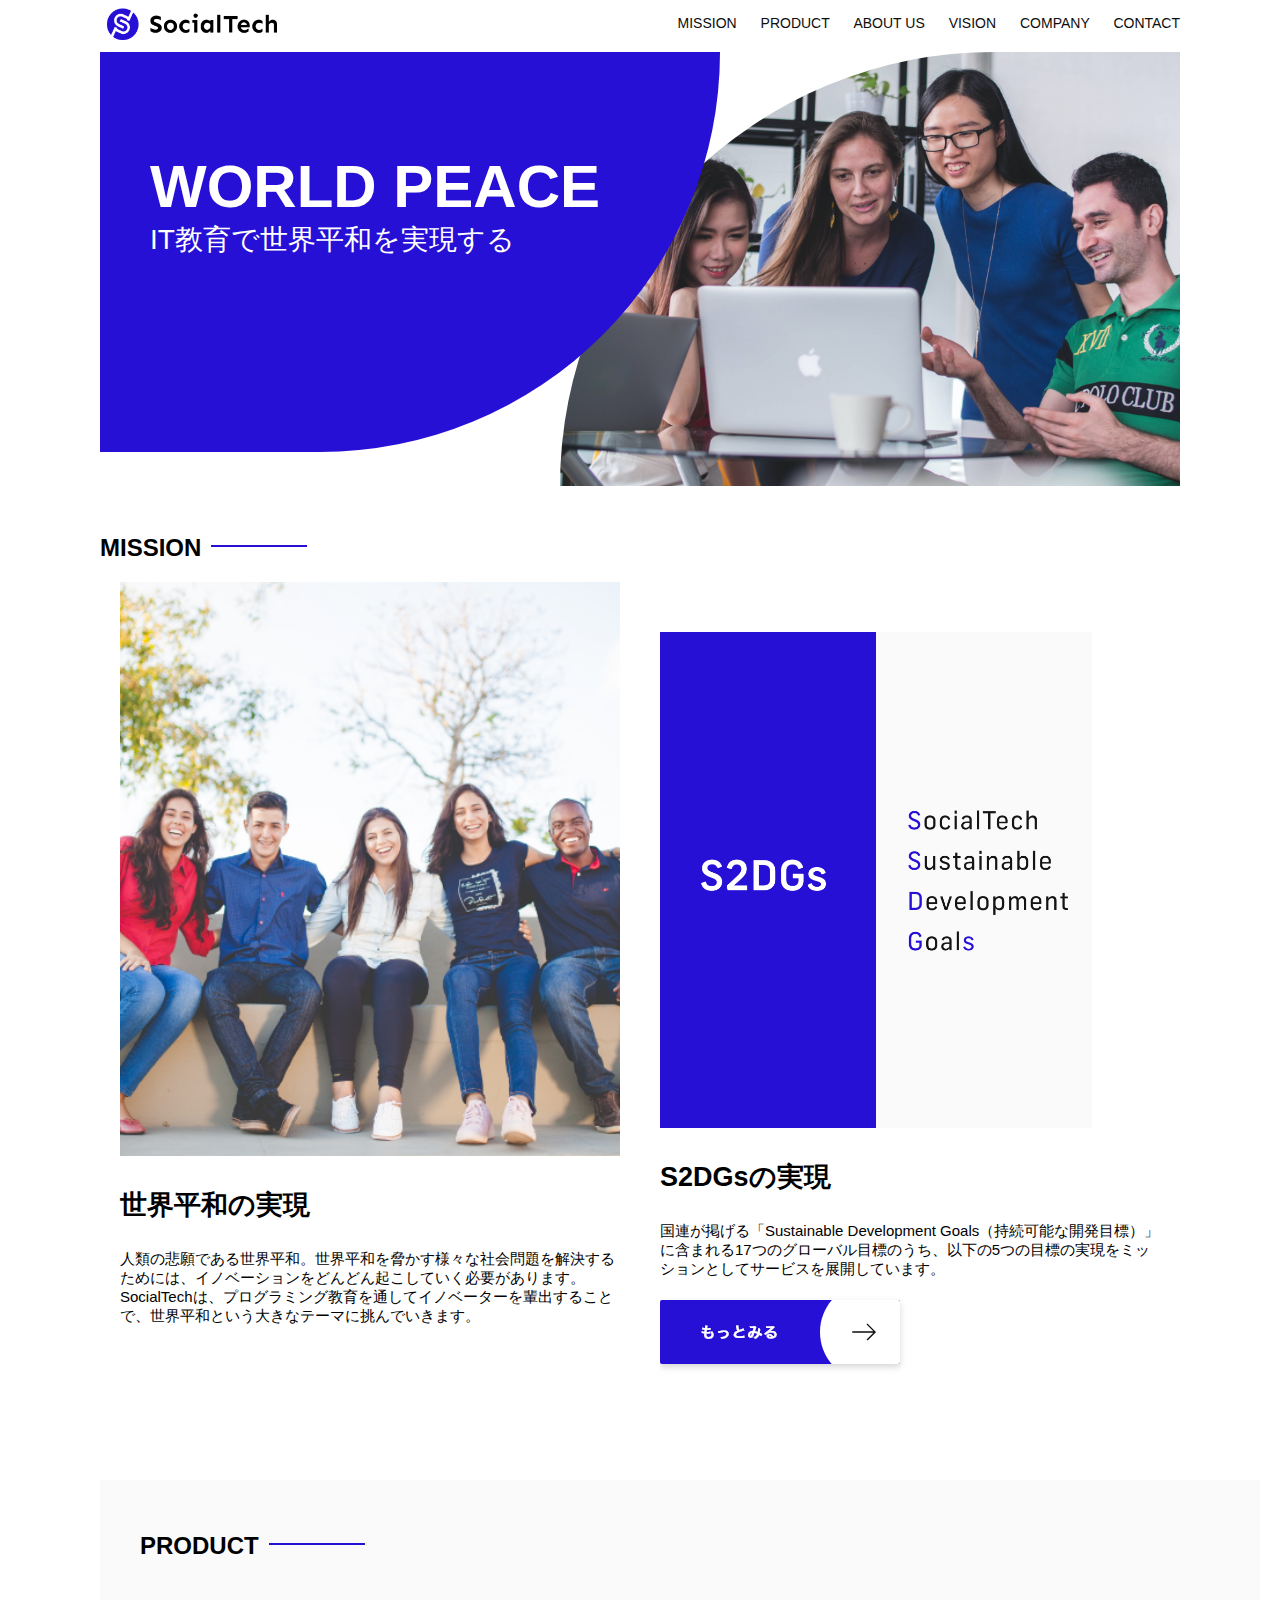
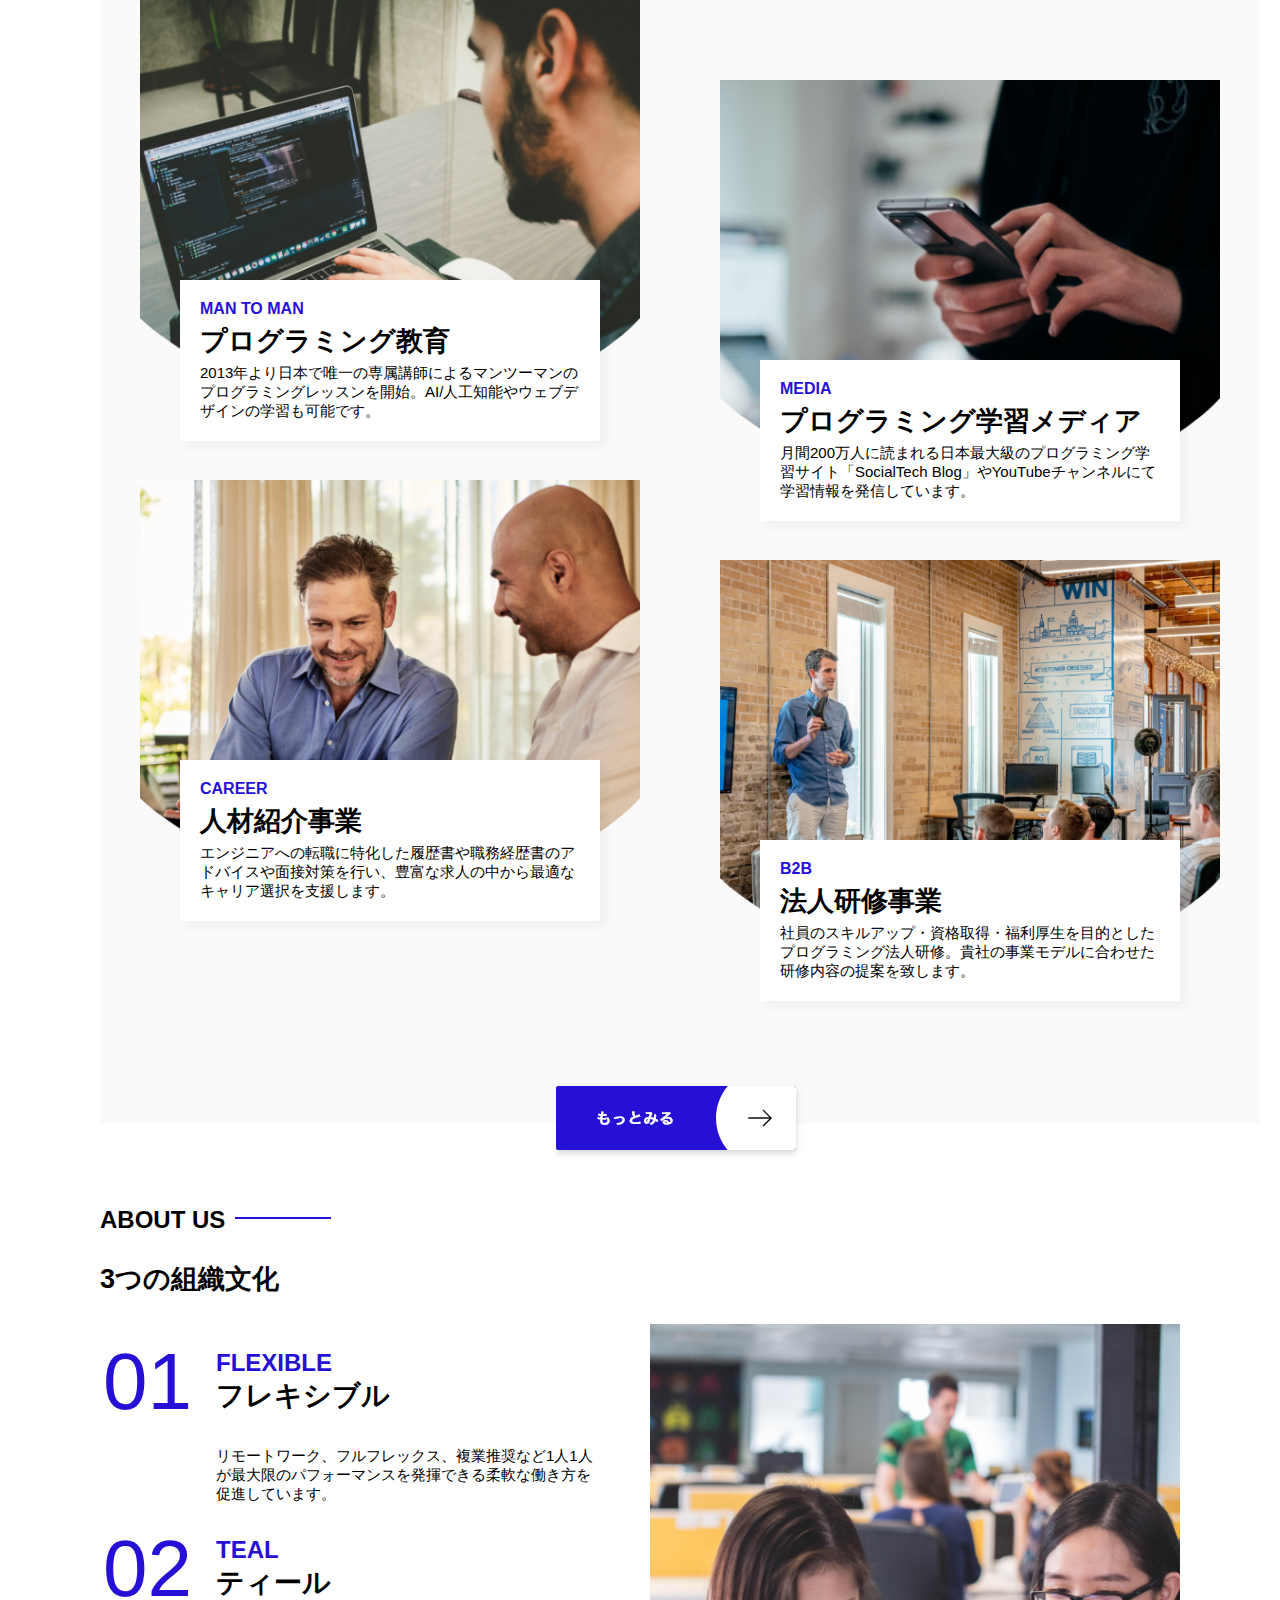
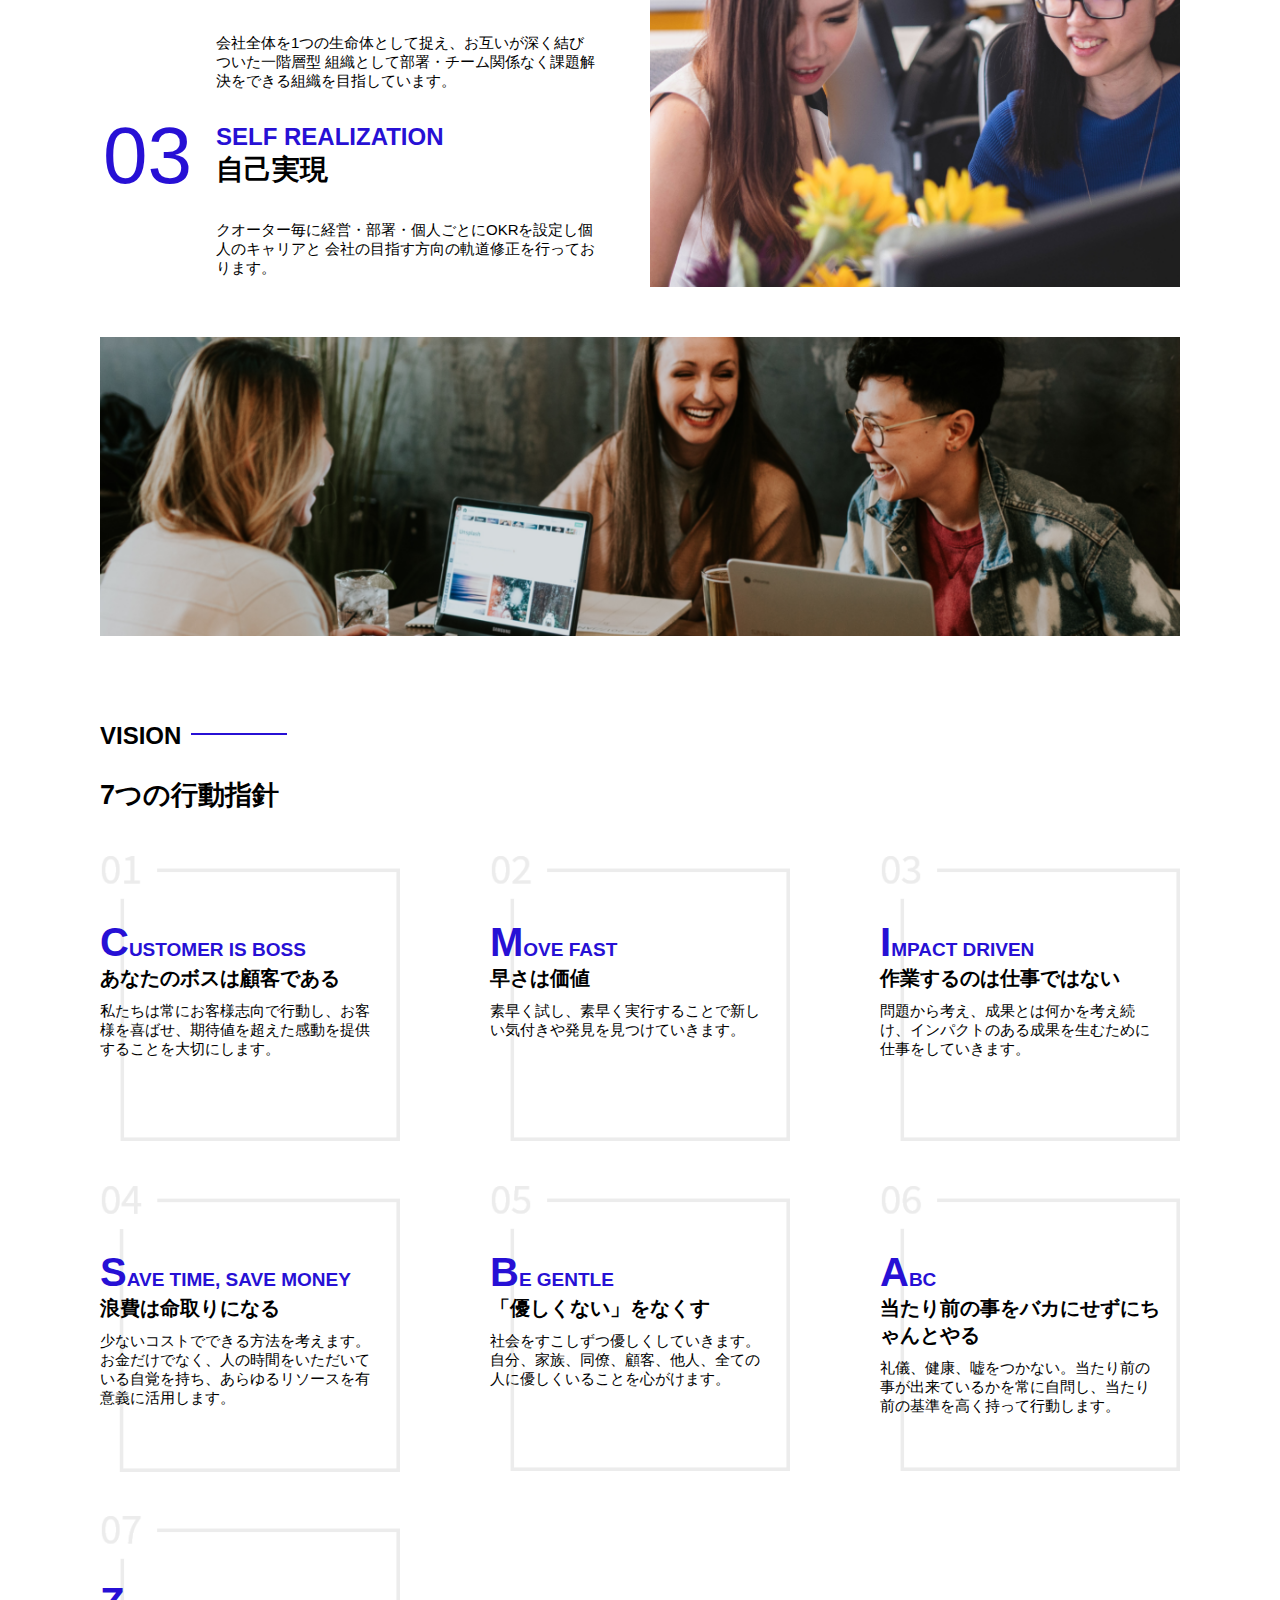
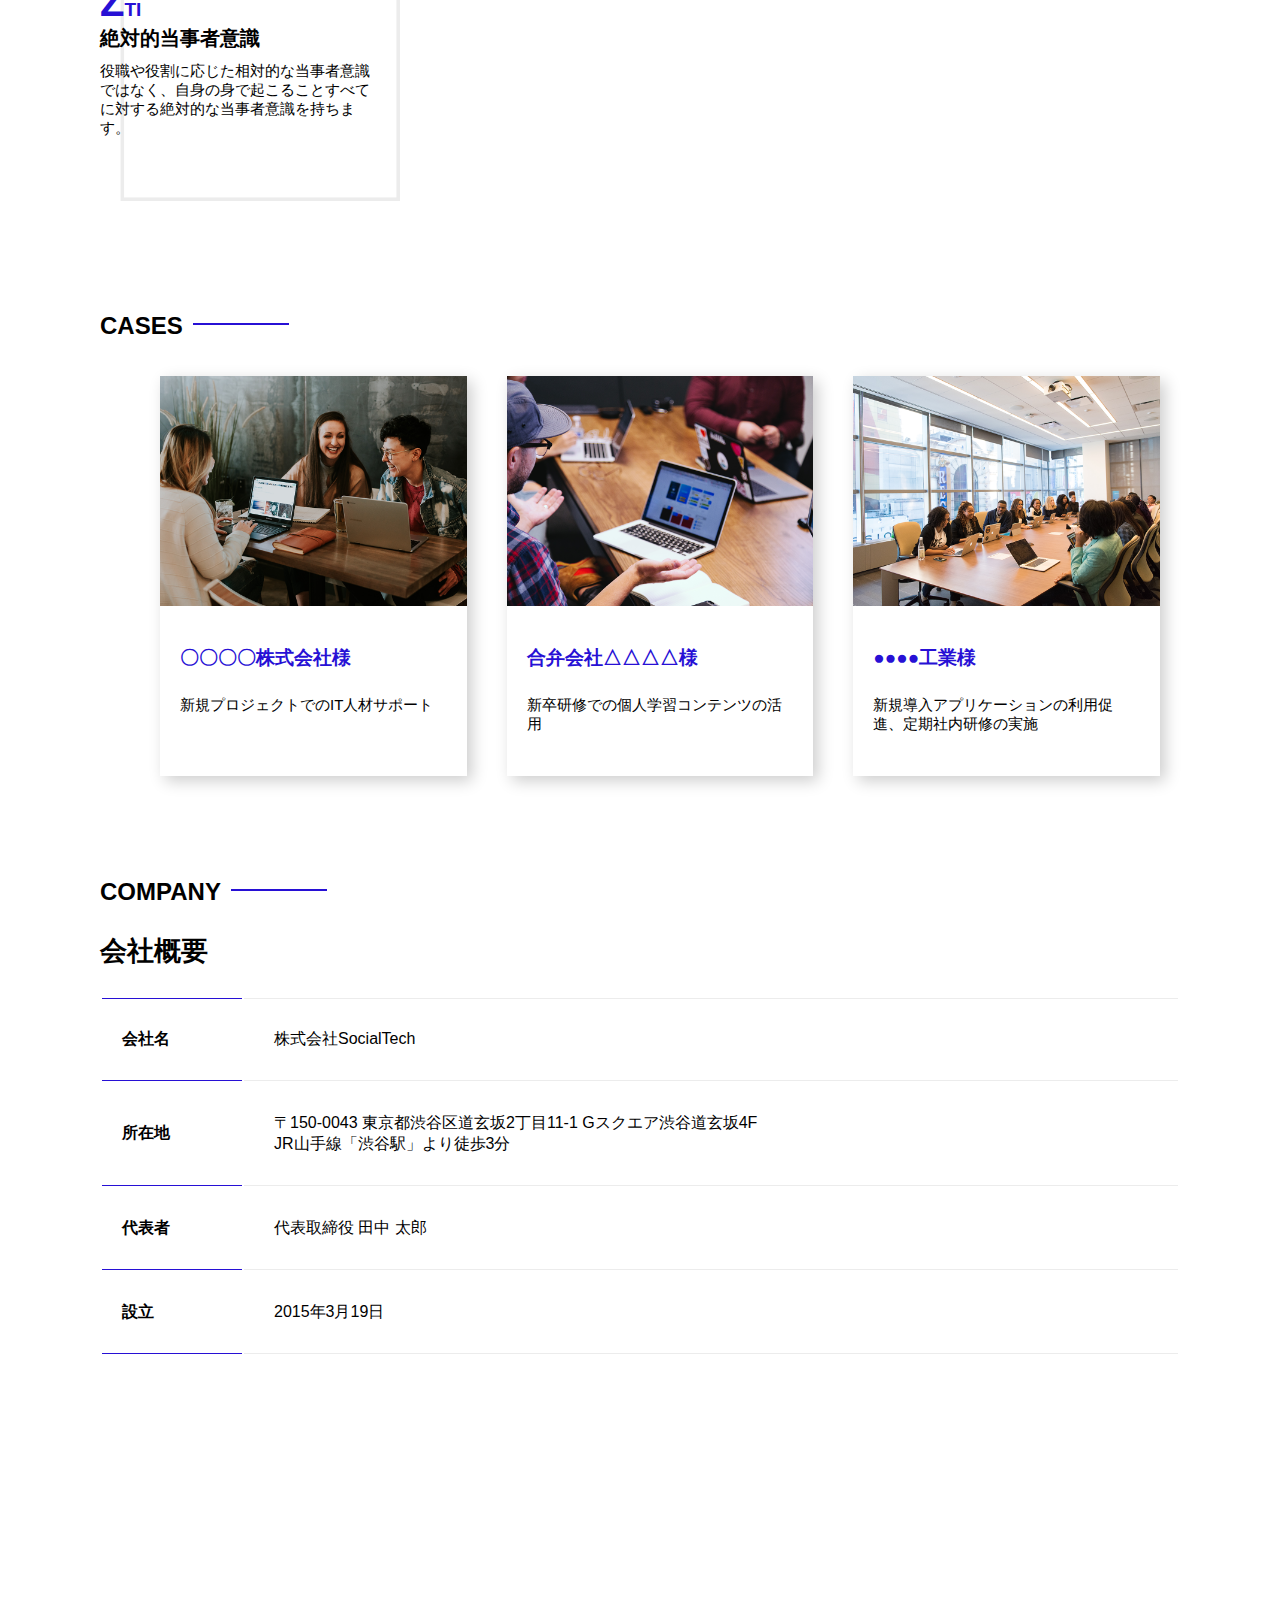
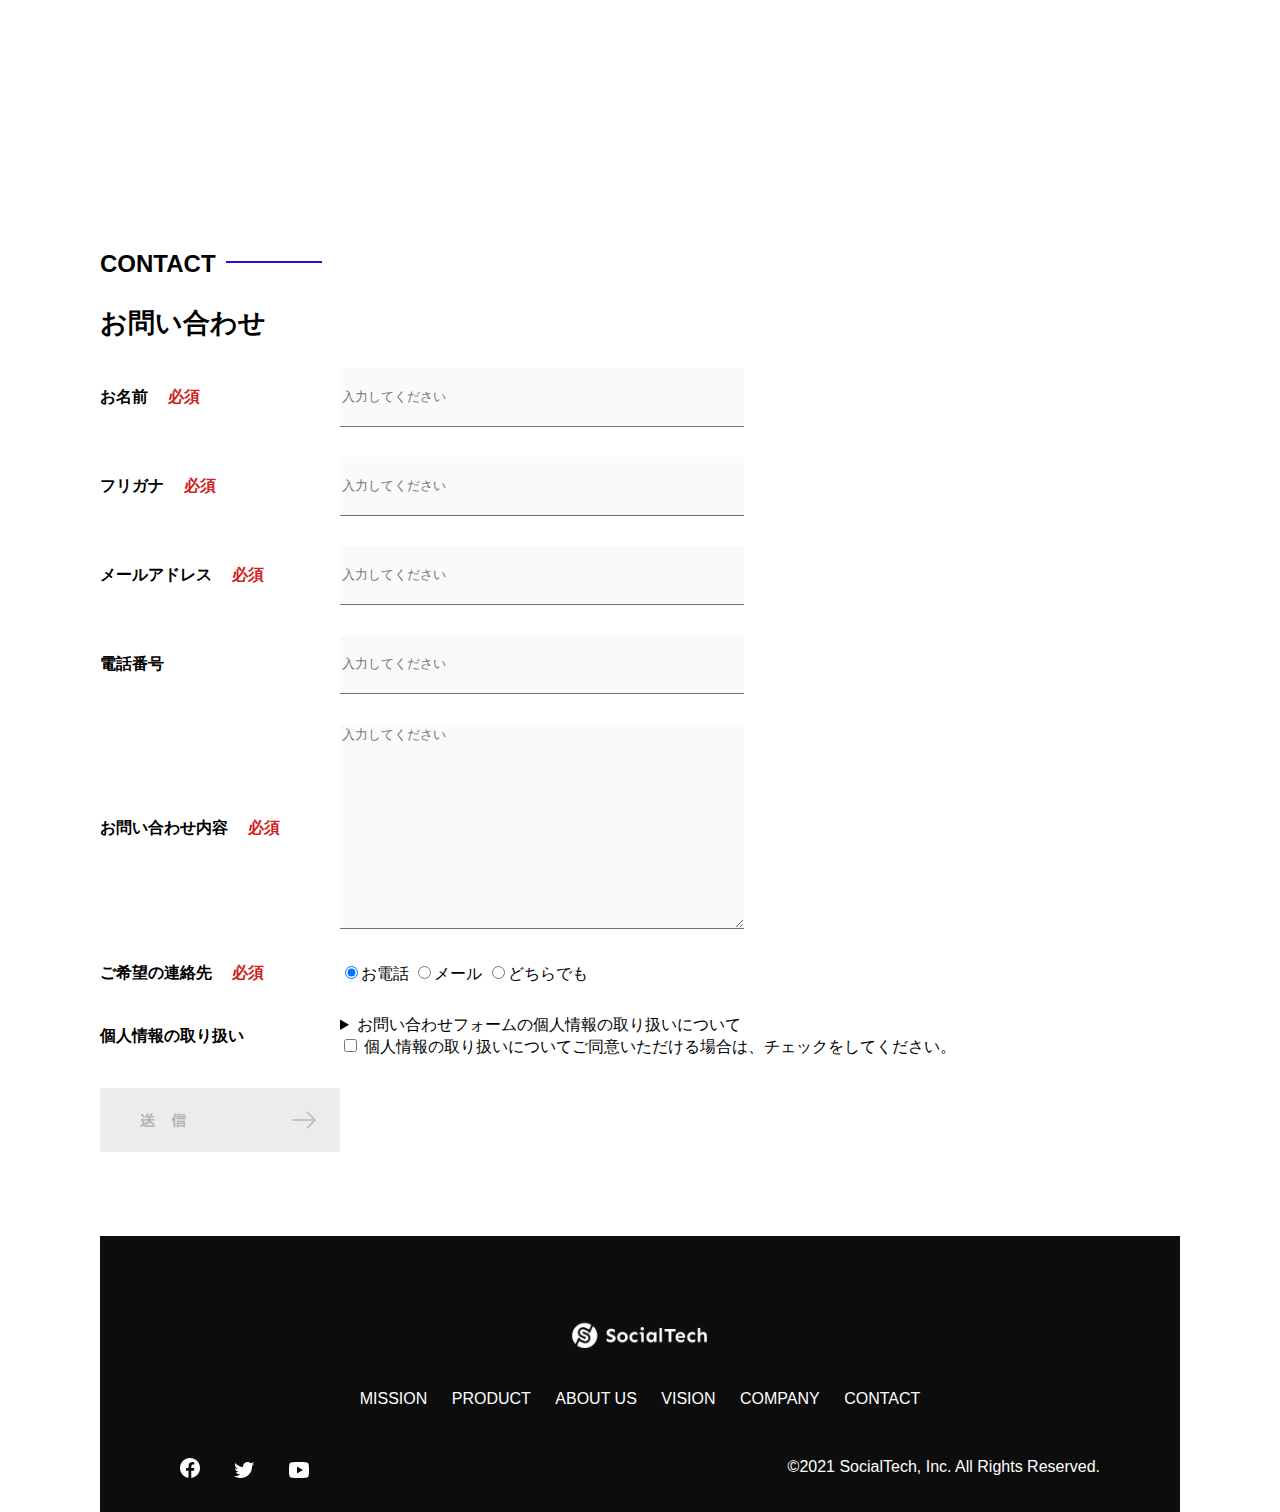
<file: kadai_012/index.html>
<!DOCTYPE html>
<html>
  <head>
    <title>SocialTech</title>
    <meta charset="UTF-8" />
    <meta
      name="description"
      content="SocialTechはEdTech業界のリーディングカンパニーを目指します。"
    />
    <meta name="viewport" content="width=device-width, initial-scale=1.0" />
    <link rel="stylesheet" href="style.css" />
  </head>
  <body>
    <!-- ヘッダー -->
    <header>
      <!-- ロゴ -->
      <a href="index.html" id="logo"
        ><img src="images/logo.png" alt="トップページに戻る"
      /></a>

      <!-- PC用ナビゲーション -->
      <nav id="nav-pc">
        <a href="mission.html">MISSION</a>
        <a href="product.html">PRODUCT</a>
        <a href="index.html#aboutus">ABOUT US</a>
        <a href="index.html#vision">VISION</a>
        <a href="index.html#company">COMPANY</a>
        <a href="index.html#contact">CONTACT</a>
      </nav>
    </header>
    <main>
      <article>
        <!-- メインビジュアル -->
        <section id="main-visual">
          <div id="main-message">
            <h1>WORLD PEACE</h1>
            <p>IT教育で世界平和を実現する</p>
          </div>
          <img
            src="images/index/index-main.png"
            alt="PCの周りに集まる多国籍の仲間たち"
          />
        </section>
        <!--ミッション-->
        <section id="mission">
          <h2 class="index-h2">MISSION</h2>
          <div id="mission-flex">
            <div>
              <img
                id="mission-photo"
                src="images/index/index-mission.png"
                alt="屋外のベンチで写真を撮影する多国籍の仲間たち"
              />
              <h3>世界平和の実現</h3>
              <p>
                人類の悲願である世界平和。世界平和を脅かす様々な社会問題を解決するためには、イノベーションをどんどん起こしていく必要があります。SocialTechは、プログラミング教育を通してイノベーターを輩出することで、世界平和という大きなテーマに挑んでいきます。
              </p>
            </div>
            <div>
              <img id="s2dgs" src="images/index/s2dgs.png" alt="S2DGs" />
              <h3>S2DGsの実現</h3>
              <p>
                国連が掲げる「Sustainable Development
                Goals（持続可能な開発目標）」に含まれる17つのグローバル目標のうち、以下の5つの目標の実現をミッションとしてサービスを展開しています。
              </p>
              <a href="mission.html">
                <img src="images/button-more.png" alt="もっとみる" />
              </a>
            </div>
          </div>
        </section>
        <!-- プロダクト -->
        <section id="product">
          <h2 class="index-h2">PRODUCT</h2>
          <div>
            <div id="product-left">
              <div>
                <img
                  class="product-photo"
                  src="images/index/index-mantoman.png"
                  alt="PCでコードを書く男性"
                />
                <div class="product-explain">
                  <span>MAN TO MAN</span>
                  <h3>プログラミング教育</h3>
                  <p>
                    2013年より日本で唯一の専属講師によるマンツーマンのプログラミングレッスンを開始。AI/人工知能やウェブデザインの学習も可能です。
                  </p>
                </div>
              </div>
              <div>
                <img
                  class="product-photo"
                  src="images/index/index-career.png"
                  alt="笑顔で話し合う2人の男性"
                />
                <div class="product-explain">
                  <span>CAREER</span>
                  <h3>人材紹介事業</h3>
                  <p>
                    エンジニアへの転職に特化した履歴書や職務経歴書のアドバイスや面接対策を行い、豊富な求人の中から最適なキャリア選択を支援します。
                  </p>
                </div>
              </div>
            </div>
            <div id="product-right">
              <div>
                <img
                  class="product-photo"
                  src="images/index/index-media.png"
                  alt="スマートフォンを操作する人"
                />
                <div class="product-explain">
                  <span>MEDIA</span>
                  <h3>プログラミング学習メディア</h3>
                  <p>
                    月間200万人に読まれる日本最大級のプログラミング学習サイト「SocialTech
                    Blog」やYouTubeチャンネルにて学習情報を発信しています。
                  </p>
                </div>
              </div>
              <div>
                <img
                  class="product-photo"
                  src="images/index/index-b2b.png"
                  alt="講演中の男性とそれを聴く人々"
                />
                <div class="product-explain">
                  <span>B2B</span>
                  <h3>法人研修事業</h3>
                  <p>
                    社員のスキルアップ・資格取得・福利厚生を目的としたプログラミング法人研修。貴社の事業モデルに合わせた研修内容の提案を致します。
                  </p>
                </div>
              </div>
            </div>
          </div>
          <div>
            <a id="product-more" href="product.html">
              <img src="images/button-more.png" alt="もっとみる" />
            </a>
          </div>
        </section>
        <!---ABOUT US-->
        <section id="aboutus">
          <h2 class="index-h2">ABOUT US</h2>
          <h3>3つの組織文化</h3>
          <div>
            <table class="culture-table">
              <tr>
                <td>
                  <span class="culture-num">01</span>
                </td>
                <td>
                  <span class="culture-en">FLEXIBLE</span>
                  <span class="culture-jp">フレキシブル</span>
                </td>
              </tr>
              <tr>
                <td>
                  <!--空のセル-->
                </td>
                <td>
                  <p class="culture-description">
                    リモートワーク、フルフレックス、複業推奨など1人1人が最大限のパフォーマンスを発揮できる柔軟な働き方を促進しています。
                  </p>
                </td>
              </tr>
              <tr>
                <td>
                  <span class="culture-num">02</span>
                </td>
                <td>
                  <span class="culture-en">TEAL</span>
                  <span class="culture-jp">ティール</span>
                </td>
              </tr>
              <tr>
                <td>
                  <!--空のセル-->
                </td>
                <td>
                  <p class="culture-description">
                    会社全体を1つの生命体として捉え、お互いが深く結びついた一階層型
                    組織として部署・チーム関係なく課題解決をできる組織を目指しています。
                  </p>
                </td>
              </tr>
              <tr>
                <td>
                  <span class="culture-num">03</span>
                </td>
                <td>
                  <span class="culture-en">SELF REALIZATION</span>
                  <span class="culture-jp">自己実現</span>
                </td>
              </tr>
              <tr>
                <td>
                  <!--空のセル-->
                </td>
                <td>
                  <p class="culture-description">
                    クオーター毎に経営・部署・個人ごとにOKRを設定し個人のキャリアと
                    会社の目指す方向の軌道修正を行っております。
                  </p>
                </td>
              </tr>
            </table>
            <img
              class="culture-img"
              src="images/index/index-aboutus1.png"
              alt="笑顔で話し合う2人の女性"
            />
          </div>
          <img
            class="culture-img2"
            src="images/index/index-aboutus2.png"
            alt="笑顔で話し合う3人の男女"
          />
        </section>
        <!-- VISION -->
        <section id="vision">
          <h2 class="index-h2">VISION</h2>
          <h3>7つの行動指針</h3>
          <div>
            <div class="vision-box">
              <img src="images/index/vision-01.png" alt="01" />
              <span>
                <h4>CUSTOMER IS BOSS</h4>
                <h5>あなたのボスは顧客である</h5>
                <p>
                  私たちは常にお客様志向で行動し、お客様を喜ばせ、期待値を超えた感動を提供することを大切にします。
                </p>
              </span>
            </div>
            <div class="vision-box">
              <img src="images/index/vision-02.png" alt="02" />
              <span>
                <h4>MOVE FAST</h4>
                <h5>早さは価値</h5>
                <p>
                  素早く試し、素早く実行することで新しい気付きや発見を見つけていきます。
                </p>
              </span>
            </div>
            <div class="vision-box">
              <img src="images/index/vision-03.png" alt="03" />
              <span>
                <h4>IMPACT DRIVEN</h4>
                <h5>作業するのは仕事ではない</h5>
                <p>
                  問題から考え、成果とは何かを考え続け、インパクトのある成果を生むために仕事をしていきます。
                </p>
              </span>
            </div>
            <div class="vision-box">
              <img src="images/index/vision-04.png" alt="04" />
              <span>
                <h4>SAVE TIME, SAVE MONEY</h4>
                <h5>浪費は命取りになる</h5>
                <p>
                  少ないコストでできる方法を考えます。お金だけでなく、人の時間をいただいている自覚を持ち、あらゆるリソースを有意義に活用します。
                </p>
              </span>
            </div>
            <div class="vision-box">
              <img src="images/index/vision-05.png" alt="05" />
              <span>
                <h4>BE GENTLE</h4>
                <h5>「優しくない」をなくす</h5>
                <p>
                  社会をすこしずつ優しくしていきます。自分、家族、同僚、顧客、他人、全ての人に優しくいることを心がけます。
                </p>
              </span>
            </div>
            <div class="vision-box">
              <img src="images/index/vision-06.png" alt="06" />
              <span>
                <h4>ABC</h4>
                <h5>当たり前の事をバカにせずにちゃんとやる</h5>
                <p>
                  礼儀、健康、嘘をつかない。当たり前の事が出来ているかを常に自問し、当たり前の基準を高く持って行動します。
                </p>
              </span>
            </div>
            <div class="vision-box">
              <img src="images/index/vision-07.png" alt="07" />
              <span>
                <h4>ZTI</h4>
                <h5>絶対的当事者意識</h5>
                <p>
                  役職や役割に応じた相対的な当事者意識ではなく、自身の身で起こることすべてに対する絶対的な当事者意識を持ちます。
                </p>
              </span>
            </div>
          </div>
        </section>
        <!-- CASES -->
        <section id="class">
          <h2 class="index-h2">CASES</h2>
          <ul>
            <li class="case-card">
              <img class="case-img" src="images/index/case-1.png" alt="仲良く語り合う3人">
              <div class="case-info">
                <h4 class="case-name">〇〇〇〇株式会社様</h4>
                <p>新規プロジェクトでのIT人材サポート</p>
              </div>
            </li>
            <li class="case-card">
              <img class="case-img" src="images/index/case-2.png" alt="PCでコンテンツを見る">
              <div class="case-info">
                <h4 class="case-name">合弁会社△△△△様</h4>
                <p>新卒研修での個人学習コンテンツの活用</p>
              </div>
            </li>
            <li class="case-card">
              <img class="case-img" src="images/index/case-3.png" alt="社内研修中の会議室">
              <div class="case-info">
                <h4 class="case-name">●●●●工業様</h4>
                <p>	新規導入アプリケーションの利用促進、定期社内研修の実施</p>
              </div>
            </li>
          </ul>
        </section>

        <!-- COMPANY -->
        <section id="company">
          <h2 class="index-h2">COMPANY</h2>
          <h3>会社概要</h3>
          <table id="company-table">
            <tr>
              <th class="tableheader-first">会社名</th>
              <td class="cell-first">株式会社SocialTech</td>
            </tr>
            <tr>
              <th class="tableheader">所在地</th>
              <td class="cell">
                〒150-0043 東京都渋谷区道玄坂2丁目11-1 Gスクエア渋谷道玄坂4F<br />JR山手線「渋谷駅」より徒歩3分
              </td>
            </tr>
            <tr>
              <th class="tableheader">代表者</th>
              <td class="cell">代表取締役 田中 太郎</td>
            </tr>
            <tr>
              <th class="tableheader">設立</th>
              <td class="cell">2015年3月19日</td>
            </tr>
          </table>
          <iframe
            src="https://www.google.com/maps/embed?pb=!1m18!1m12!1m3!1d3241.7759544892483!2d139.69399665123464!3d35.65789123876098!2m3!1f0!2f0!3f0!3m2!1i1024!2i768!4f13.1!3m3!1m2!1s0x60188caa0042e8d1%3A0xba130bea826a7aa2!2z44CSMTUwLTAwNDMg5p2x5Lqs6YO95riL6LC35Yy66YGT546E5Z2C77yS5LiB55uu77yR77yR4oiS77yR!5e0!3m2!1sja!2sjp!4v1636872991912!5m2!1sja!2sjp"
            style="border: 0"
            allowfullscreen=""
            loading="lazy"
          >
          </iframe>
        </section>
        <!-- お問い合わせフォーム -->
        <section id="contact">
          <h2 class="index-h2">CONTACT</h2>
          <h3>お問い合わせ</h3>
          <form>
            <div>
              <div class="contact-heading">
                <label class="contact-label"
                  >お名前<span class="contact-span">必須</span></label
                >
              </div>
              <div class="contact-form">
                <input
                  type="text"
                  name="name"
                  placeholder="入力してください"
                  class="contact-textbox"
                />
              </div>
            </div>
            <div>
              <div class="contact-heading">
                <label class="contact-label"
                  >フリガナ<span class="contact-span">必須</span></label
                >
              </div>
              <div>
                <input
                  type="text"
                  name="hurigana"
                  placeholder="入力してください"
                  class="contact-textbox"
                />
              </div>
            </div>
            <div>
              <div class="contact-heading">
                <label class="contact-label"
                  >メールアドレス<span class="contact-span">必須</span></label
                >
              </div>
              <div>
                <input
                  type="text"
                  name="email"
                  placeholder="入力してください"
                  class="contact-textbox"
                />
              </div>
            </div>
            <div>
              <div class="contact-heading">
                <label class="contact-label">電話番号</label>
              </div>
              <div>
                <input
                  type="text"
                  name="tel"
                  placeholder="入力してください"
                  class="contact-textbox"
                />
              </div>
            </div>
            <div>
              <div class="contact-heading">
                <label class="contact-label"
                  >お問い合わせ内容<span class="contact-span">必須</span></label
                >
              </div>
              <div>
                <textarea
                  class="contact-textarea"
                  placeholder="入力してください"
                  name="message"
                ></textarea>
              </div>
            </div>
            <div>
              <div class="contact-heading">
                <label class="contact-label"
                  >ご希望の連絡先<span class="contact-span">必須</span></label
                >
              </div>
              <div>
                <input
                  class="radiobutton"
                  type="radio"
                  value="tel"
                  name="contact"
                  checked
                /><label>お電話</label>
                <input
                  class="radiobutton"
                  type="radio"
                  value="mail"
                  name="contact"
                /><label>メール</label>
                <input
                  class="radiobutton"
                  type="radio"
                  value="both"
                  name="contact"
                /><label>どちらでも</label>
              </div>
            </div>
            <div>
              <div class="contact-heading">
                <label class="contact-label">個人情報の取り扱い</label>
              </div>
              <div>
                <details>
                  <summary>
                    お問い合わせフォームの個人情報の取り扱いについて
                  </summary>
                  <div>
                    <span>１．組織の名称又は氏名</span><br />
                    株式会社SocialTech<br /><br />
                    <span
                      >２．個人情報保護管理者（若しくはその代理人）の氏名又は職名、所属及び連絡先
                      鈴木 一郎 コーポレート部</span
                    ><br />
                    メールアドレス：support@socialtech.net<br />
                    TEL：03-xxxx-xxxx<br />
                    <span>３．個人情報の利用目的</span><br />
                    ・本サービス及び本サービスに関連する情報の提供又はそれらに関する連絡のため<br />
                    ・ユーザーの本人確認のため<br />
                    ・当社サービスのご案内のため<br />
                    ・当社の商品等の広告または宣伝（電子メールによるものを含むものとします。）<br /><br />
                    <span>４．個人情報の取り扱い業務の委託</span><br />
                    個人情報の取扱業務の全部または一部を外部に業務委託する場合があります。<br />
                    その際、弊社は、個人情報を適切に保護できる管理体制を敷き実行していることを条件として<br />
                    委託先を厳選したうえで、機密保持契約を委託先と締結し、お客様の個人情報を厳密に管理させます。<br /><br />
                    <span>５．個人情報の開示等の請求</span><br />
                    お客様は、弊社に対してご自身の個人情報の開示等（利用目的の通知、開示、内容の訂正・追加・削除、利用の停止または消去、第三者への提供の停止）に関して、当社問合わせ窓口に申し出ることができます。<br />
                    その際、弊社はお客様ご本人を確認させていただいたうえで、合理的な期間内に対応いたします。<br /><br />
                    なお、個人情報に関する弊社問合わせ先は、次の通りです。<br /><br />
                    株式会社SocialTech　個人情報問合せ窓口<br />
                    〒150-0043　東京都渋谷区道玄坂2丁目11-1 Ｇスクエア渋谷道玄坂
                    4F<br />
                    メールアドレス：support@socialtech.net　TEL：03-xxxx-xxxx<br /><br />
                    <span>６．個人情報を提供されることの任意性について</span
                    ><br /><br />
                    お客様がご自身の個人情報を弊社に提供されるか否かは、お客様のご判断によりますが、もしご提供されない場合には、適切なサービスが提供できない場合がありますので予めご了承ください。
                  </div>
                </details>
                <input type="checkbox" name="agree" />
                <span
                  >個人情報の取り扱いについてご同意いただける場合は、チェックをしてください。</span
                >
              </div>
            </div>
            <input
              type="image"
              value="Submit"
              src="images/button-submit.png"
              alt="送信する"
            />
          </form>
        </section>
      </article>
      <footer>
        <div id="footer-logo">
          <img src="images/logo-sp.png" alt="SocialTech" />
        </div>
        <div id="footer-link">
          <a href="mission.html">MISSION</a>
          <a href="product.html">PRODUCT</a>
          <a href="index.html#aboutus">ABOUT US</a>
          <a href="index.html#vision">VISION</a>
          <a href="index.html#company">COMPANY</a>
          <a href="index.html#contact">CONTACT</a>
        </div>
        <div id="sns-footer">
          <a href="https://www.facebook.com/sejuku2013"
            ><img src="images/button-facebook.png" alt="Facebookのリンク"
          /></a>
          <a href="https://twitter.com/samuraijuku"
            ><img src="images/button-twitter.png" alt="Twitterのリンク"
          /></a>
          <a href="https://www.youtube.com/channel/UCCFOQO5aDK0xXam4cUQXT8g"
            ><img src="images/button-youtube.png" alt="YouTubeのリンク"
          /></a>
          <span id="copyright"
            >&copy;2021 SocialTech, Inc. All Rights Reserved.
          </span>
        </div>
      </footer>
    </main>
  </body>
</html>
</file>
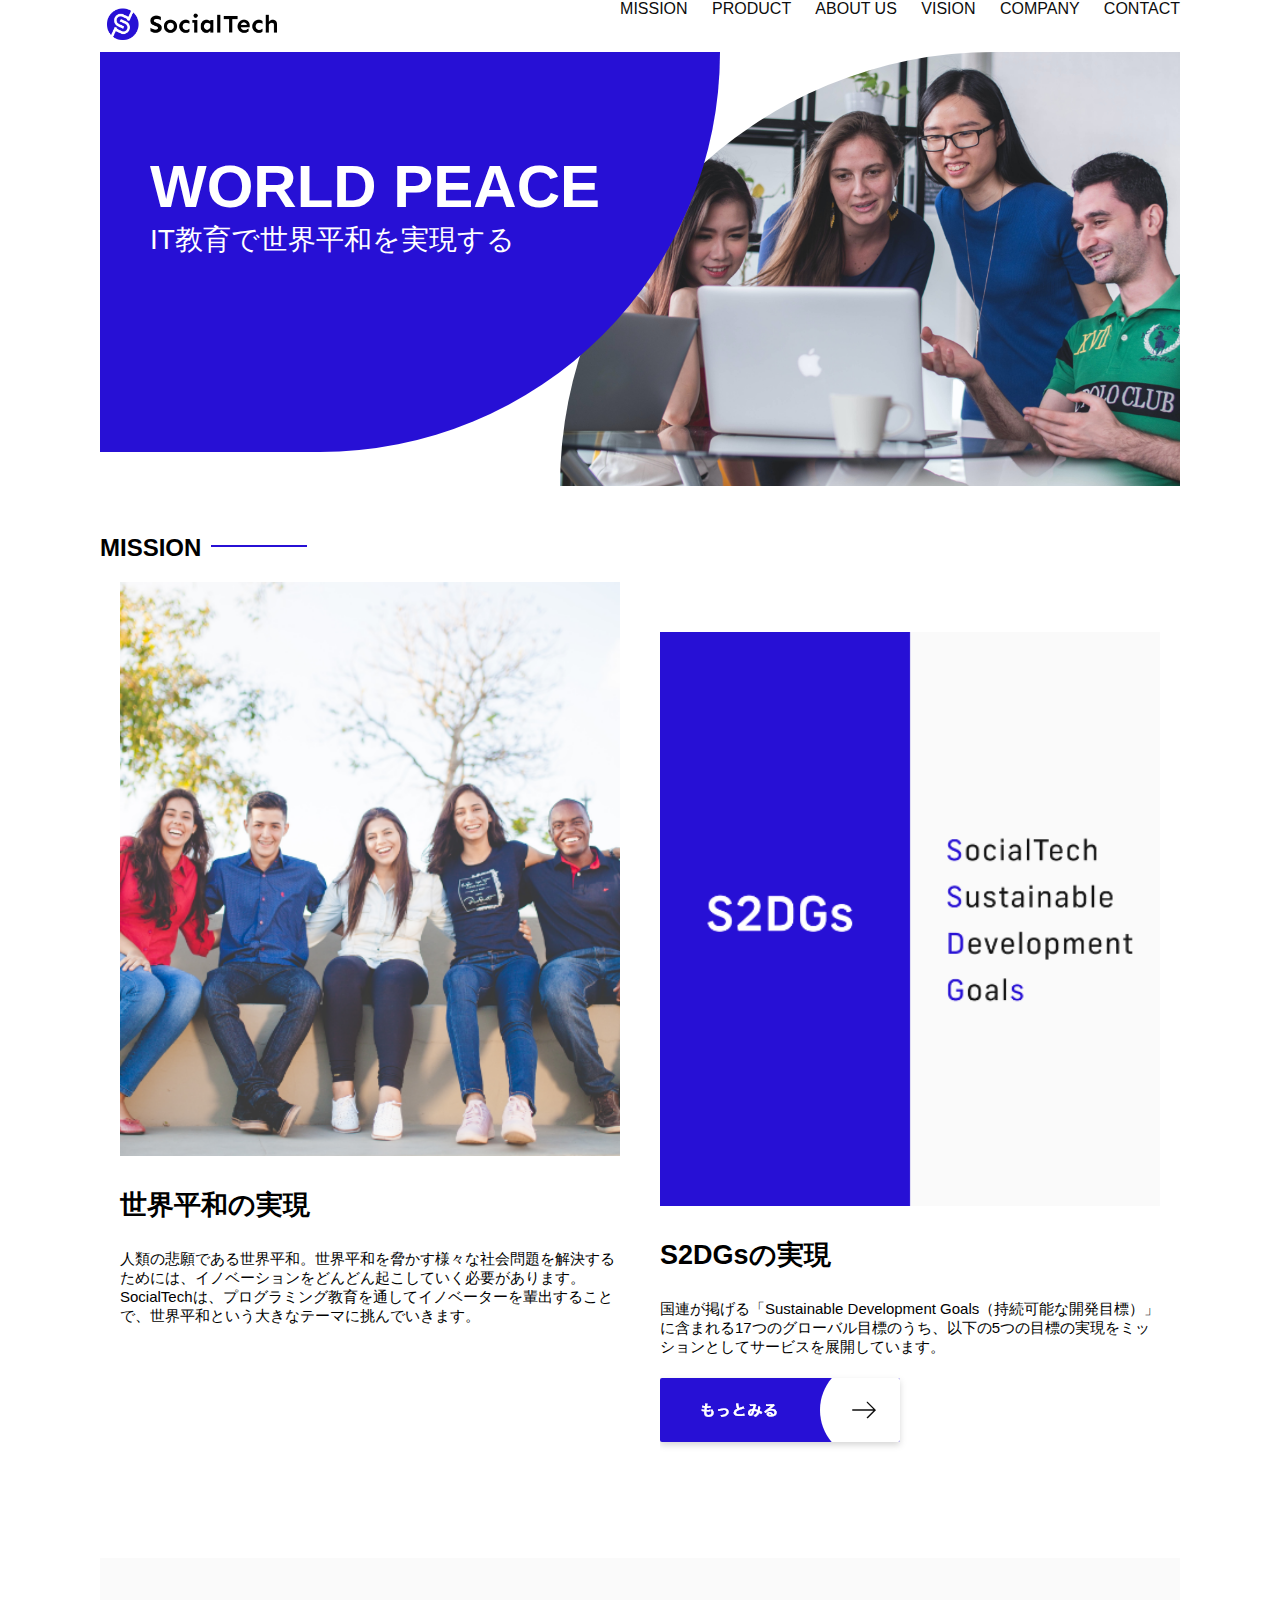
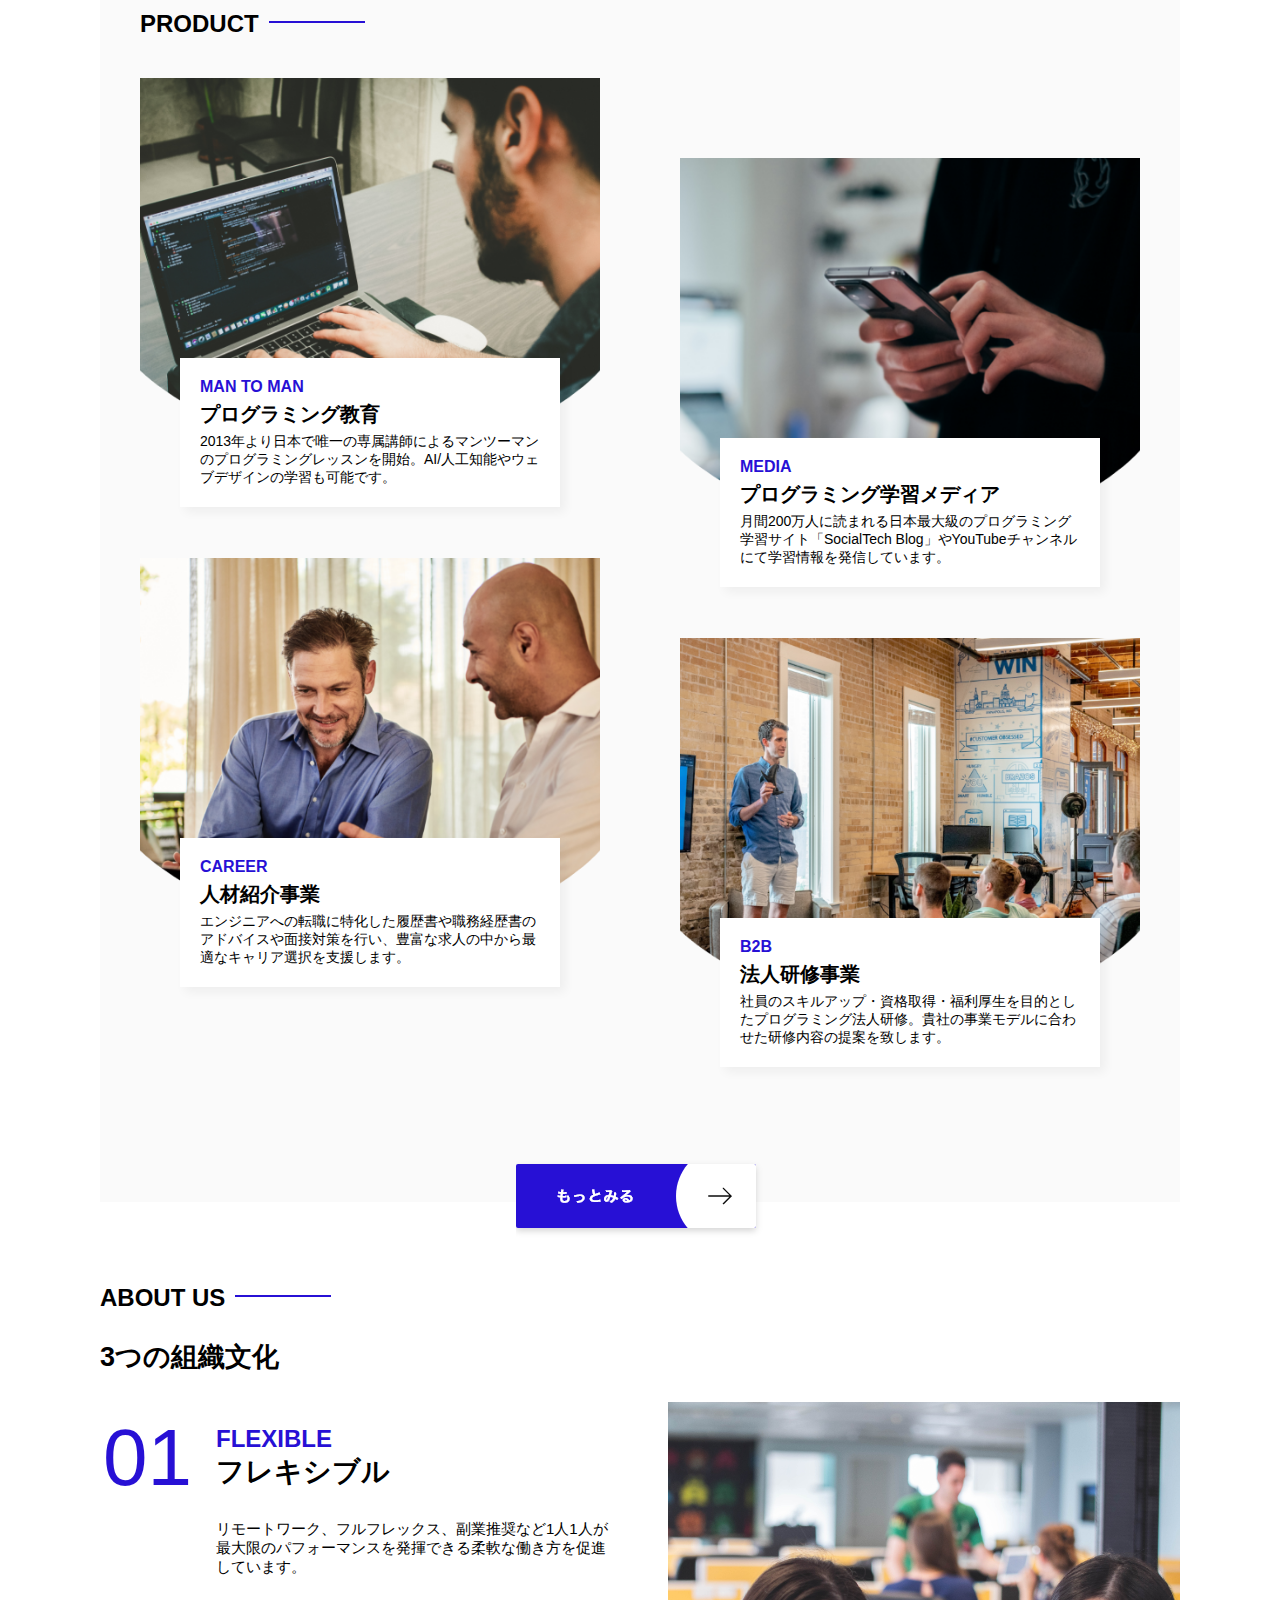
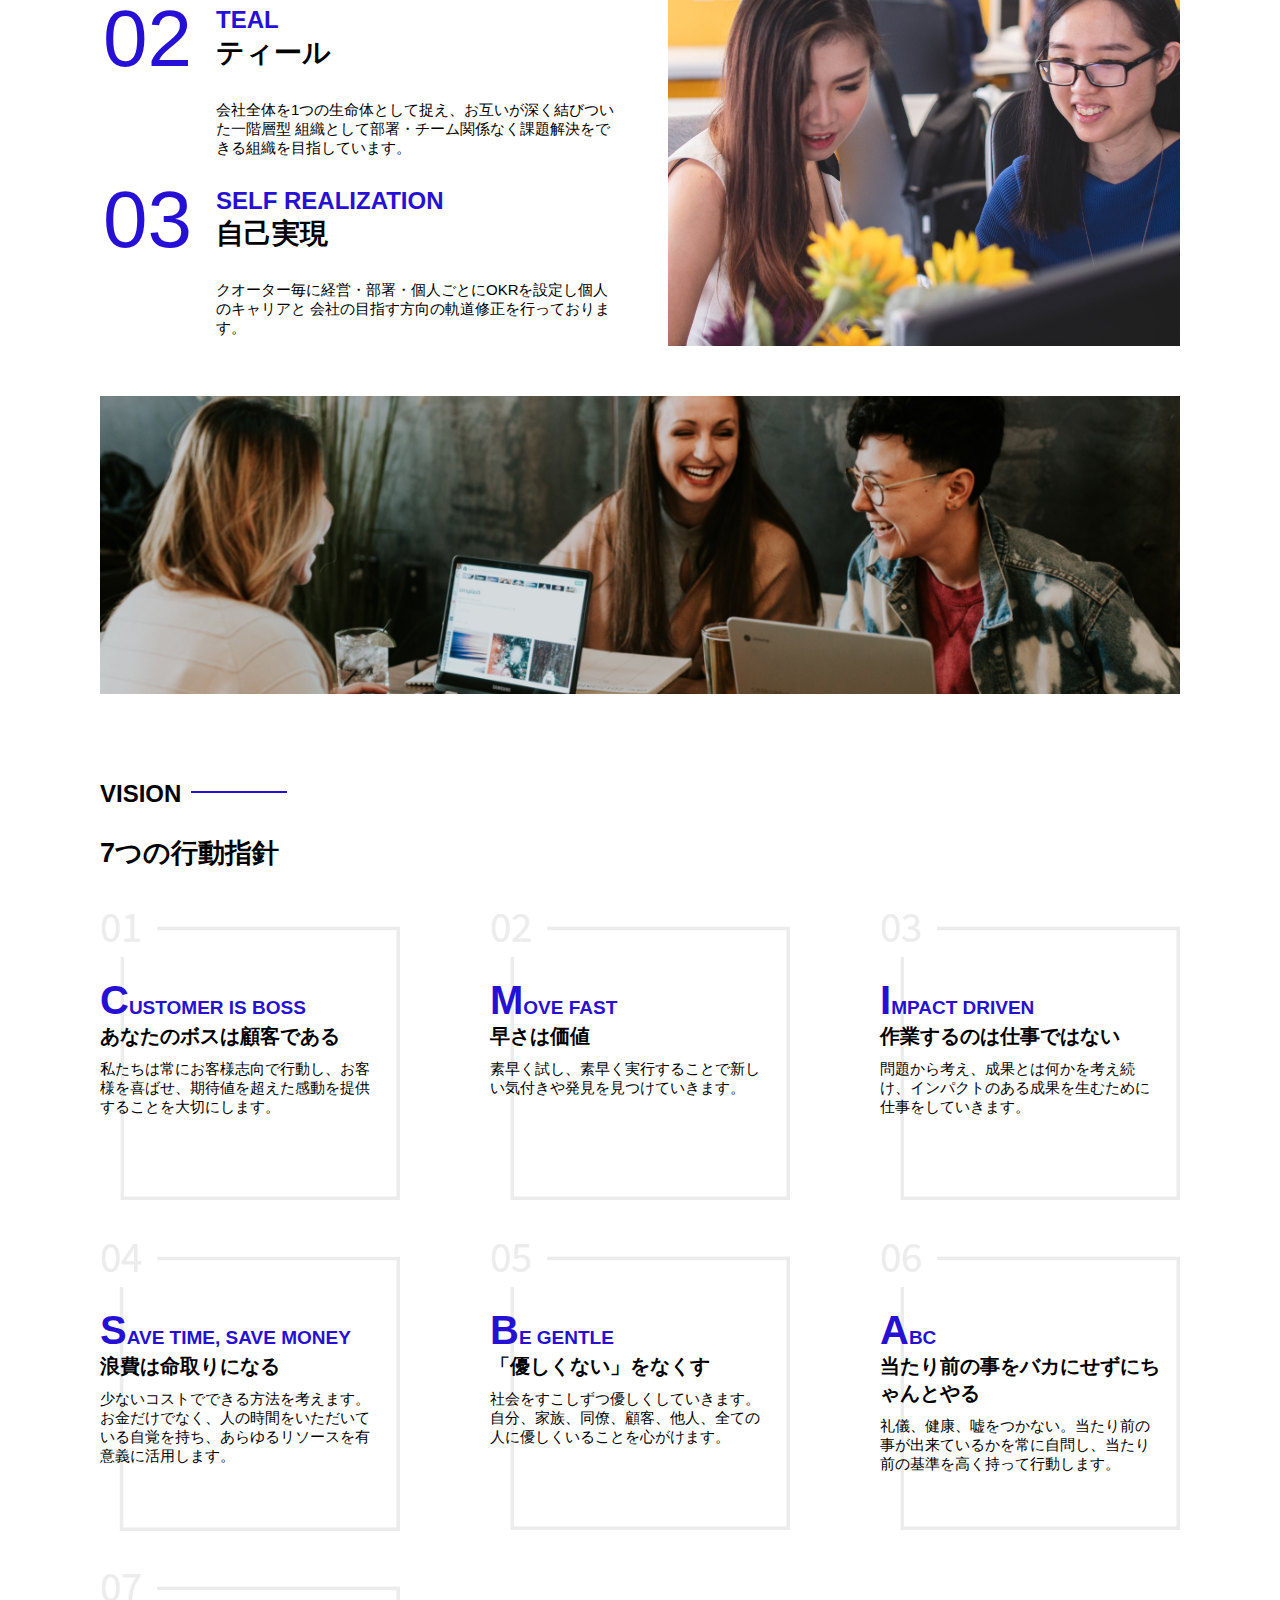
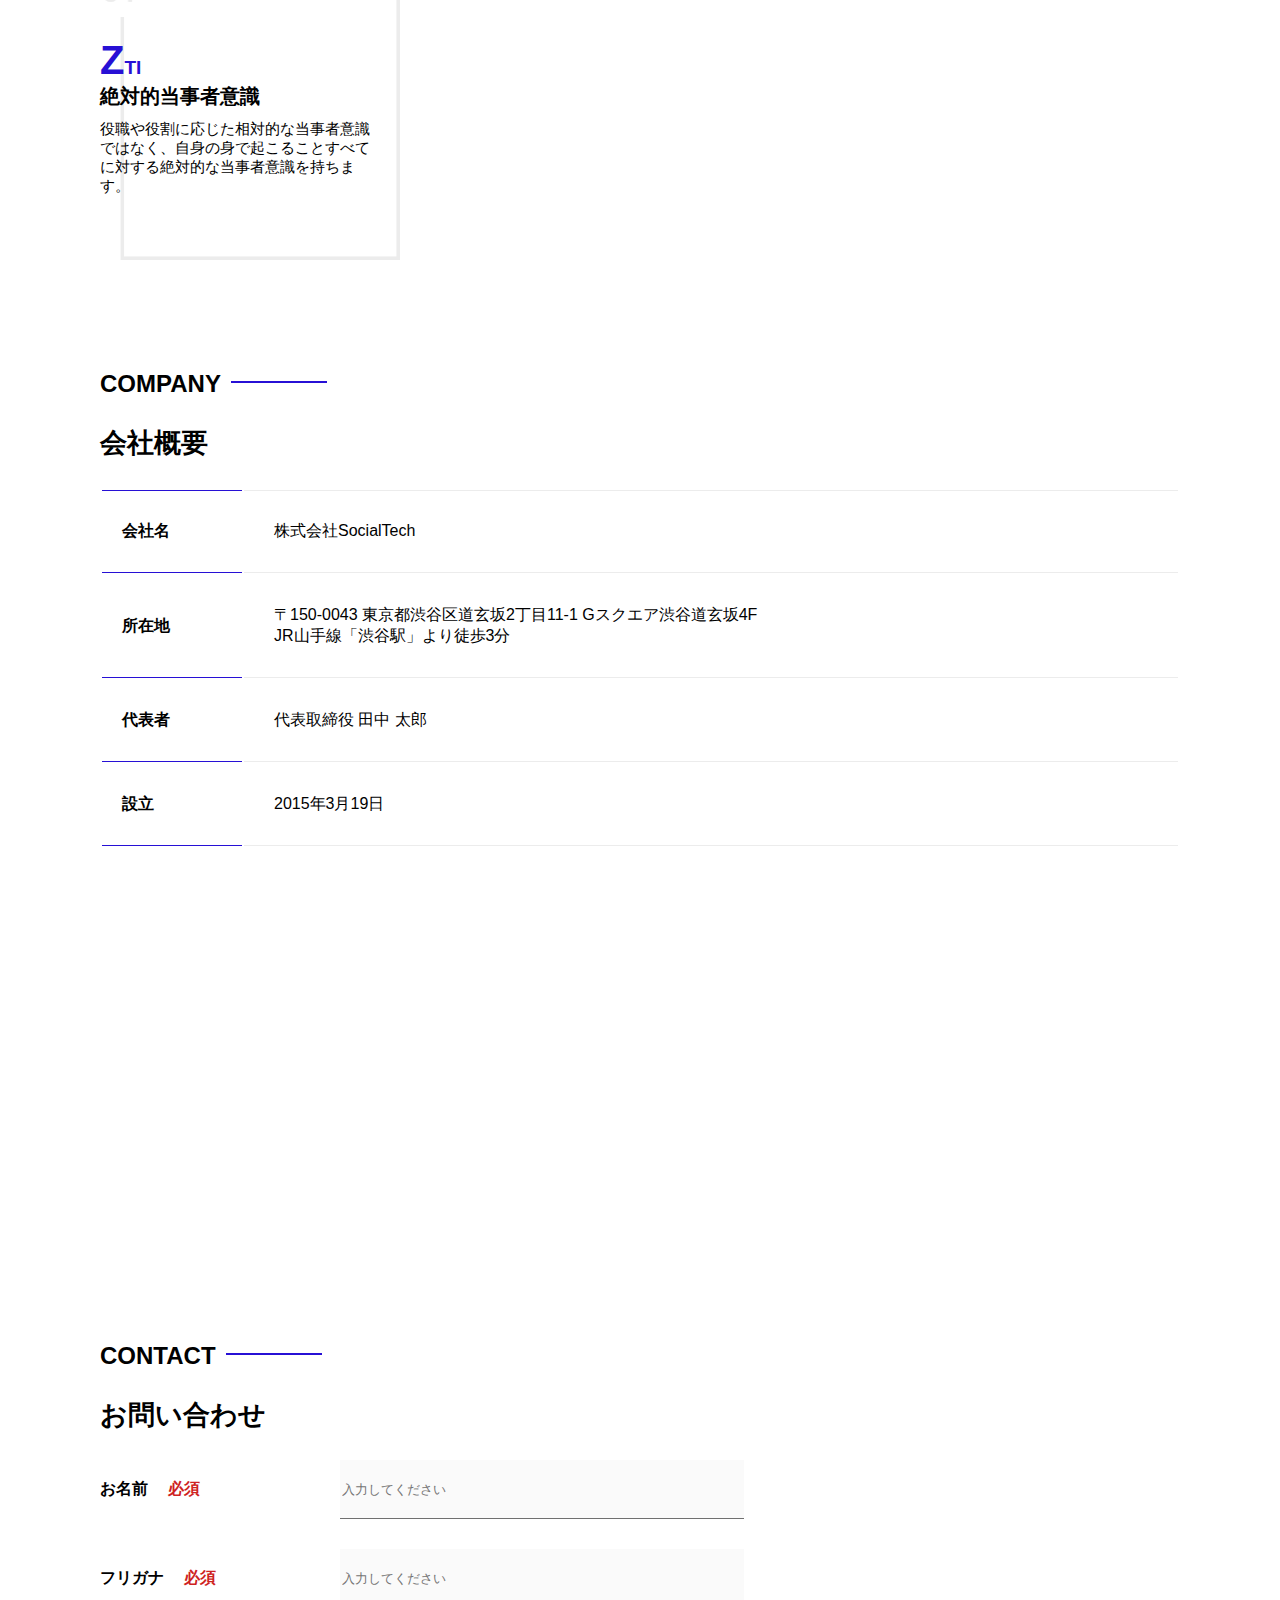
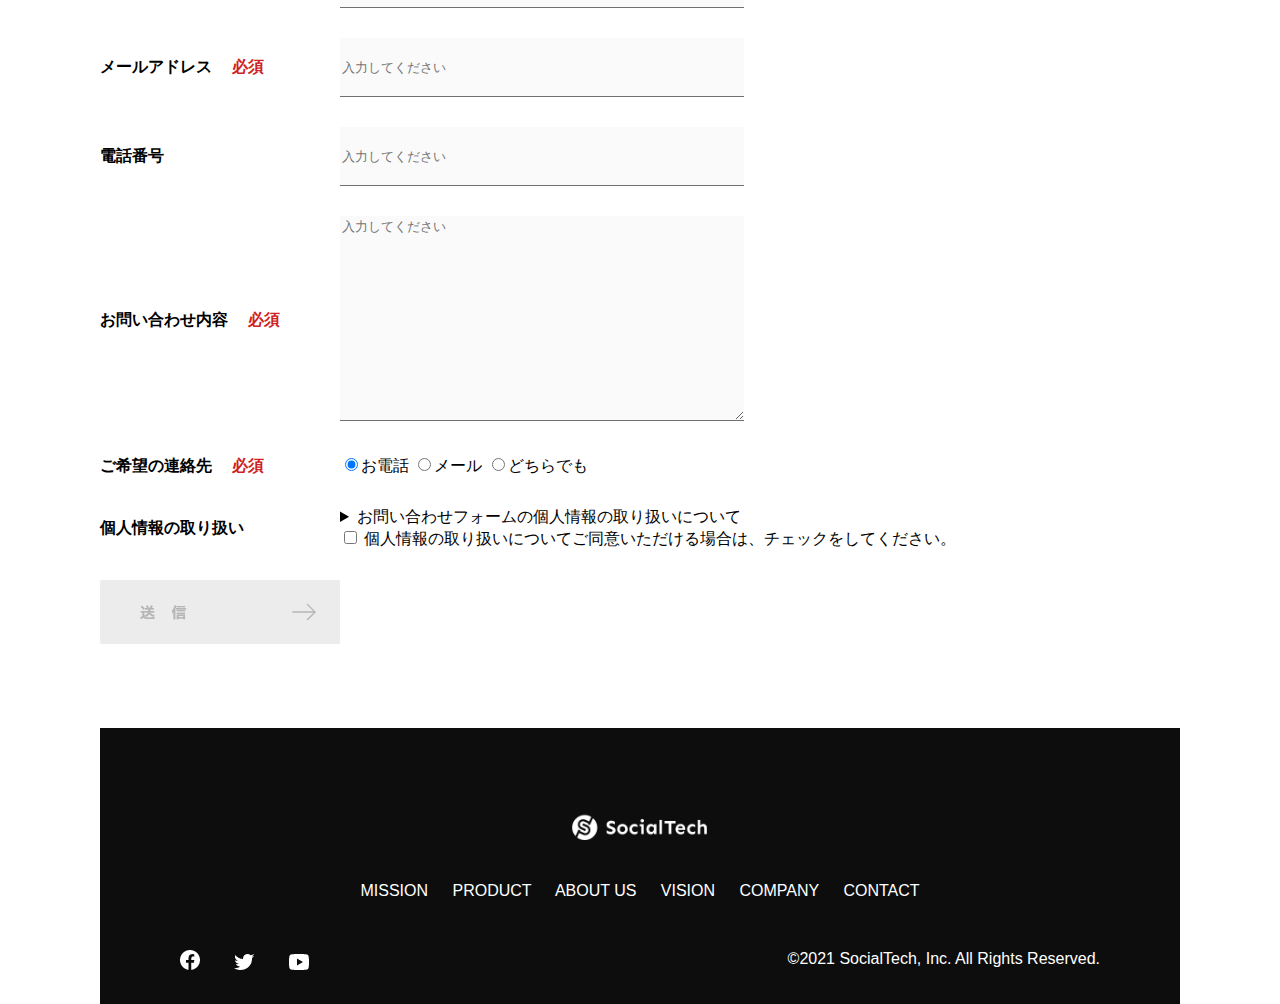
<file: kadai_tutorial_output/index.html>
<!DOCTYPE html>
<html>
    <head>
        <title>SocialTech</title>
        <meta charset="UTF8">
        <meta name="description" content="SocialTechはEdTech業界のリーディングカンパニーを目指します。">
        <meta name="viewport" content="width=device-width", initial-scale="1.0">
        <link rel="stylesheet" href="style.css">
    </head>
    <body>
        <!-- ヘッダー -->
        <header>
            <!-- ロゴ -->
            <a href="index.html" id="logo"><img src="images/logo.png" alt="トップページに戻る"></a>

            <!-- PC用ナビゲーション -->
            <nav id="nav-pc">
                <a href="mission.html">MISSION</a>
                <a href="product.html">PRODUCT</a>
                <a href="index.html#aboutus">ABOUT US</a>
                <a href="index.html#vision">VISION</a>
                <a href="index.html#company">COMPANY</a>
                <a href="index.html#contact">CONTACT</a>

            </nav>
            <!-- スマホ用メニューボタン -->
            <img id="menu-sp" src="images/button-menu.png" alt="ナビゲーションを開く" onclick="document.getElementById('nav-sp').style.display = 'block'">
            
            <!-- スマホ用ナビゲーション -->
            <nav id="nav-sp">
                <img id="close" src="images/button-close.png" alt="ナビゲーションを閉じる" onclick="document.getElementById('nav-sp').style.display = 'none'">
                <a id="logo-sp" href="index.html" onclick="document.getElementById('nav-sp').style.display = 'none'">
                <img src="images/logo-sp.png" alt="トップページに戻る"></a>
                <a class="menu" href="mission.html" onclick="document.getElementById('nav-sp').style.display = 'none'">MISSION</a>
                <a class="menu" href="product.html" onclick="document.getElementById('nav-sp').style.display = 'none'">PRODUCT</a>
                <a class="menu" href="index.html#aboutus" onclick="document.getElementById('nav-sp').style.display = 'none'">ABOUT US</a>
                <a class="menu" href="index.html#vision" 
                onclick="document.getElementById('nav-sp').style.display = 'none'">VISION</a>
                <a class="menu" href="index.html#company"
                onclick="document.getElementById('nav-sp').style.display = 'none'">COMPANY</a>
                <a class="menu" href="index.html#contact"
                onclick="document.getElementById('nav-sp').style.display = 'none'">CONTACT</a>
                <div id="sns">
                    <a href="https://www.facebook.com/sejuku2013"><img src="images/button-facebook.png" alt="Facebookのリンク"></a>
                    <a href="https://twitter.com/samuraijuku"><img src="images/button-twitter.png" alt="Twitterのリンク"></a>
                    <a href="https://www.youtube.com/channel/UCCFOQO5aDK0xXam4cUQXT8g"><img src="images/button-youtube.png" alt="YouTubeのリンク"></a>
                </div>
            </nav>
        </header>
        <main>
            <article>
                <!-- メインビジュアル -->
                <section id="main-visual">
                    <div id="main-message">
                        <h1>WORLD PEACE</h1>
                        <p>IT教育で世界平和を実現する</p>
                    </div>
                    <img src="images/index/index-main.png" alt="PCの周りに集まる多国籍の仲間たち">
                </section>
                <!-- ミッション -->
                <section id="mission">
                    <h2 class="index-h2">MISSION</h2>
                    <div id="mission-flex">
                        <div>
                            <img id="mission-photo" src="images/index/index-mission.png" alt="屋外のベンチで写真を撮影する多国籍の仲間たち">
                            <h3>世界平和の実現</h3>
                            <p>人類の悲願である世界平和。世界平和を脅かす様々な社会問題を解決するためには、イノベーションをどんどん起こしていく必要があります。SocialTechは、プログラミング教育を通してイノベーターを輩出することで、世界平和という大きなテーマに挑んでいきます。</p>
                        </div>
                        <div>
                            <img id="s2dgs" src="images/index/s2dgs.png" alt="S2DGs">
                            <h3>S2DGsの実現</h3>
                            <p>国連が掲げる「Sustainable Development Goals（持続可能な開発目標）」に含まれる17つのグローバル目標のうち、以下の5つの目標の実現をミッションとしてサービスを展開しています。</p>
                            <a href="mission.html">
                                <img src="images/button-more.png" alt="もっとみる">
                            </a>
                        </div>
                    </div>
                </section>
                <section id="product">
                    <h2 class="index-h2">PRODUCT</h2>
                    <div>
                        <div id="product-left">
                            <div>
                                <img class="product-photo" src="images/index/index-mantoman.png" alt="PCでコードを書く男性">
                                <div class="product-explain">
                                    <span>MAN TO MAN</span>
                                    <h3>プログラミング教育</h3>
                                    <p>2013年より日本で唯一の専属講師によるマンツーマンのプログラミングレッスンを開始。AI/人工知能やウェブデザインの学習も可能です。</p>
                                </div>
                            </div>
                            <div>
                                <img class="product-photo" src="images/index/index-career.png" alt="笑顔で話し合う2人の男性">
                                <div class="product-explain">
                                    <span>CAREER</span>
                                    <h3>人材紹介事業</h3>
                                    <p>エンジニアへの転職に特化した履歴書や職務経歴書のアドバイスや面接対策を行い、豊富な求人の中から最適なキャリア選択を支援します。</p>
                                </div>
                            </div>
                        </div>
                        <div id="product-right">
                            <div>
                                <img class="product-photo" src="images/index/index-media.png" alt="スマートフォンを操作する人">
                                <div class="product-explain">
                                    <span>MEDIA</span>
                                    <h3>プログラミング学習メディア</h3>
                                    <p>月間200万人に読まれる日本最大級のプログラミング学習サイト「SocialTech Blog」やYouTubeチャンネルにて学習情報を発信しています。</p>
                                </div>
                            </div>
                            <div>
                                <img class="product-photo" src="images/index/index-b2b.png" alt="講演中の男性とそれを聴く人々">
                                <div class="product-explain">
                                    <span>B2B</span>
                                    <h3>法人研修事業</h3>
                                    <p>社員のスキルアップ・資格取得・福利厚生を目的としたプログラミング法人研修。貴社の事業モデルに合わせた研修内容の提案を致します。</p>
                                </div>
                            </div>
                        </div>
                    </div>
                    <div>
                        <a id="product-more" href="product.html">
                            <img src="images/button-more.png" alt="もっとみる">
                        </a>
                    </div>
                </section>
                <!--ABOUT US -->
                <section id="aboutus">
                    <h2 class="index-h2">ABOUT US</h2>
                    <h3>3つの組織文化</h3>
                    <div>
                        <table class="culture-table">
                            <tr>
                                <td>
                                    <span class="culture-num">01</span>
                                </td>
                                <td>
                                    <span class="culture-en">FLEXIBLE</span>
                                    <span class="culture-jp">フレキシブル</span>
                                </td>
                            </tr>
                            <tr>
                                <td>
                                    <!-- 空のセル -->
                                </td>
                                <td>
                                    <p class="culture-description">
                                        リモートワーク、フルフレックス、副業推奨など1人1人が最大限のパフォーマンスを発揮できる柔軟な働き方を促進しています。
                                    </p>
                                </td>
                            </tr>
                            <tr>
                                <td>
                                    <span class="culture-num">02</span>
                                </td>
                                <td>
                                    <span class="culture-en">TEAL</span>
                                    <span class="culture-jp">ティール</span>
                                </td>
                            </tr>
                            <tr>
                                <td>
                                    <!-- 空のセル -->
                                </td>
                                <td>
                                    <p class="culture-description">
                                        会社全体を1つの生命体として捉え、お互いが深く結びついた一階層型
                                        組織として部署・チーム関係なく課題解決をできる組織を目指しています。
                                    </p>
                                </td>
                            </tr>
                            <tr>
                                <td>
                                    <span class="culture-num">03</span>
                                </td>
                                <td>
                                    <span class="culture-en">SELF REALIZATION</span>
                                    <span class="culture-jp">自己実現</span>
                                </td>
                            </tr>
                            <tr>
                                <td>
                                    <!-- 空のセル -->
                                </td>
                                <td>
                                    <p class="culture-description">
                                        クオーター毎に経営・部署・個人ごとにOKRを設定し個人のキャリアと
                                        会社の目指す方向の軌道修正を行っております。
                                    </p>
                                </td>
                            </tr>
                        </table>
                        <img class="culture-img" src="images/index/index-aboutus1.png" alt="笑顔で話し合う2人の女性">
                    </div>
                    <img class="culture-img2" src="images/index/index-aboutus2.png" alt="笑顔で話し合う3人の男女">
                </section>
                <!-- VISION -->
                <section id="vision">
                    <h2 class="index-h2">VISION</h2>
                    <h3>7つの行動指針</h3>
                    <div>
                        <div class="vision-box">
                            <img src="images/index/vision-01.png" alt="01">
                            <span>
                                <h4>CUSTOMER IS BOSS</h4>
                                <h5>あなたのボスは顧客である</h5>
                                <p>私たちは常にお客様志向で行動し、お客様を喜ばせ、期待値を超えた感動を提供することを大切にします。</p>
                            </span>
                        </div>
                        <div class="vision-box">
                            <img src="images/index/vision-02.png" alt="02">
                            <span>
                                <h4>MOVE FAST</h4>
                                <h5>早さは価値</h5>
                                <p>素早く試し、素早く実行することで新しい気付きや発見を見つけていきます。</p>
                            </span>
                        </div>
                        <div class="vision-box">
                            <img src="images/index/vision-03.png" alt="03">
                            <span>
                                <h4>IMPACT DRIVEN</h4>
                                <h5>作業するのは仕事ではない</h5>
                                <p>問題から考え、成果とは何かを考え続け、インパクトのある成果を生むために仕事をしていきます。</p>
                            </span>
                        </div>
                        <div class="vision-box">
                            <img src="images/index/vision-04.png" alt="04">
                            <span>
                                <h4>SAVE TIME, SAVE MONEY</h4>
                                <h5>浪費は命取りになる</h5>
                                <p>少ないコストでできる方法を考えます。お金だけでなく、人の時間をいただいている自覚を持ち、あらゆるリソースを有意義に活用します。</p>
                            </span>
                        </div>
                        <div class="vision-box">
                            <img src="images/index/vision-05.png" alt="05">
                            <span>
                                <h4>BE GENTLE</h4>
                                <h5>「優しくない」をなくす</h5>
                                <p>社会をすこしずつ優しくしていきます。自分、家族、同僚、顧客、他人、全ての人に優しくいることを心がけます。</p>
                            </span>
                        </div>
                        <div class="vision-box">
                            <img src="images/index/vision-06.png" alt="06">
                            <span>
                                <h4>ABC</h4>
                                <h5>当たり前の事をバカにせずにちゃんとやる</h5>
                                <p>礼儀、健康、嘘をつかない。当たり前の事が出来ているかを常に自問し、当たり前の基準を高く持って行動します。</p>
                            </span>
                        </div>
                        <div class="vision-box">
                            <img src="images/index/vision-07.png" alt="07">
                            <span>
                                <h4>ZTI</h4>
                                <h5>絶対的当事者意識</h5>
                                <p>役職や役割に応じた相対的な当事者意識ではなく、自身の身で起こることすべてに対する絶対的な当事者意識を持ちます。</p>
                            </span>
                        </div>
                    </div>
                </section>
                <!-- COMPANY -->
                <section id="company">
                    <h2 class="index-h2">COMPANY</h2>
                    <h3>会社概要</h3>
                    <table id="company-table">
                        <tr>
                            <th class="tableheader-first">会社名</th>
                            <td class="cell-first">株式会社SocialTech</td>
                        </tr>
                        <tr>
                            <th class="tableheader">所在地</th>
                            <td class="cell">〒150-0043 東京都渋谷区道玄坂2丁目11-1 Gスクエア渋谷道玄坂4F<br>JR山手線「渋谷駅」より徒歩3分</td>
                        </tr>
                        <tr>
                            <th class="tableheader">代表者</th>
                            <td class="cell">代表取締役 田中 太郎</td>
                        </tr>
                        <tr>
                            <th class="tableheader">設立</th>
                            <td class="cell">2015年3月19日</td>
                        </tr>
                    </table>
                    <iframe src="https://www.google.com/maps/embed?pb=!1m18!1m12!1m3!1d3241.775954793937!2d139.69361577618892!3d35.657891231255135!2m3!1f0!2f0!3f0!3m2!1i1024!2i768!4f13.1!3m3!1m2!1s0x60188b55ffeee63f%3A0x73330361de4fb84f!2z44CSMTUwLTAwNDMg5p2x5Lqs6YO95riL6LC35Yy66YGT546E5Z2C77yS5LiB55uu77yR77yR4oiSMSBHIDRm!5e0!3m2!1sja!2sjp!4v1696643661465!5m2!1sja!2sjp" width="600" height="450" style="border:0;" allowfullscreen="" loading="lazy" referrerpolicy="no-referrer-when-downgrade"></iframe>
                </section>
                <!-- お問い合わせフォーム -->
                <section id="contact">
                    <h2 class="index-h2">CONTACT</h2>
                    <h3>お問い合わせ</h3>
                    <!-- STATIC FORMSのフォームタグ -->
                        <form action="https://api.staticforms.xyz/submit" method="post">
                            <input type="text" name="honeypot" style="display:none">
                            <!-- STATIC FORMSのアクセスキー -->
                            <input type="hidden" name="accessKey" value="15b79b76-119e-423f-9b75-8d6d079ebdbb">
                            <!-- メールのタイトル -->
                            <input type="hidden" name="subject" value="お問い合わせフォーム" />
                            <!-- 送信先のメールアドレスをvalueに設定する -->
                            <input type="hidden" name="replyTo" value="syokom.0128@gmail.com">
                            <!-- redirectToのURLは公開後のURLへリンクする -->
                            <input type="hidden" name="redirectTo" value="">
                        <div>
                            <div class="contact-heading">
                                <label class="contact-label">お名前<span class="contact-span">必須</span></label>
                            </div>
                            <div>
                                <input type="text" name="name" placeholder="入力してください" class="contact-textbox">
                            </div>
                            </div>
                            <div>
                                <div class="contact-heading">
                                    <label class="contact-label">フリガナ<span class="contact-span">必須</span></label>
                                </div>
                                <div>
                                    <input type="text" name="hurigana" placeholder="入力してください" class="contact-textbox">
                                </div>
                            </div>
                            <div>
                                <div class="contact-heading">
                                    <label class="contact-label">メールアドレス<span class="contact-span">必須</span></label>
                                </div>
                                <div>
                                    <input type="text" name="email" placeholder="入力してください" class="contact-textbox">
                                </div>
                            </div>
                            <div>
                                <div class="contact-heading">
                                    <label class="contact-label">電話番号</label>
                                </div>
                                <div>
                                    <input type="text" name="tel" placeholder="入力してください" class="contact-textbox">
                                </div>
                            </div>
                        </div>
                        <div>
                            <div class="contact-heading">
                                <label class="contact-label">お問い合わせ内容<span class="contact-span">必須</span></label>
                            </div>
                            <div>
                                <textarea class="contact-textarea" placeholder="入力してください" name="message"></textarea>
                            </div>
                        </div>
                        <div>
                            <div class="contact-heading">
                                <label class="contact-label">ご希望の連絡先<span class="contact-span">必須</span></label>
                            </div>
                            <div>
                                <input class="radiobutton" type="radio" value="tel" name="contact" checked><label>お電話</label>
                                <input class="radiobutton" type="radio" value="mail" name="contact"><label>メール</label>
                                <input class="radiobutton" type="radio" value="both" name="contact"><label>どちらでも</label>
                            </div>
                        </div>
                        <div>
                            <div class="contact-heading">
                                <label class="contact-label">個人情報の取り扱い</label>
                            </div>
                            <div>
                                <details>
                                    <summary>お問い合わせフォームの個人情報の取り扱いについて</summary>
                                    <div>
                                        <span>１．組織の名称又は氏名</span><br>
                                        株式会社SocialTech<br><br>
                                        <span>２．個人情報保護管理者（若しくはその代理人）の氏名又は職名、所属及び連絡先
                                            鈴木 一郎 コーポレート部</span><br>
                                            メールアドレス：support@socialtech.net<br>
                                            TEL：03-xxxx-xxxx<br>
                                        <span>３．個人情報の利用目的</span><br>
                                        ・本サービス及び本サービスに関連する情報の提供又はそれらに関する連絡のため<br>
                                        ・ユーザーの本人確認のため<br>
                                        ・当社サービスのご案内のため<br>
                                        ・当社の商品等の広告または宣伝（電子メールによるものを含むものとします。）<br><br>
                                        <span>４．個人情報の取り扱い業務の委託</span><br>
                                        個人情報の取扱業務の全部または一部を外部に業務委託する場合があります。<br>
                                        その際、弊社は、個人情報を適切に保護できる管理体制を敷き実行していることを条件として<br>
                                        委託先を厳選したうえで、機密保持契約を委託先と締結し、お客様の個人情報を厳密に管理させます。<br><br>
                                        <span>５．個人情報の開示等の請求</span><br>
                                        お客様は、弊社に対してご自身の個人情報の開示等（利用目的の通知、開示、内容の訂正・追加・削除、利用の停止または消去、第三者への提供の停止）に関して、当社問合わせ窓口に申し出ることができます。<br>
                                        その際、弊社はお客様ご本人を確認させていただいたうえで、合理的な期間内に対応いたします。<br><br>
                                        なお、個人情報に関する弊社問合わせ先は、次の通りです。<br><br>
                                        株式会社SocialTech　個人情報問合せ窓口<br>
                                        〒150-0043　東京都渋谷区道玄坂2丁目11-1 Ｇスクエア渋谷道玄坂 4F<br>
                                        メールアドレス：support@socialtech.net　TEL：03-xxxx-xxxx<br><br>
                                        <span>６．個人情報を提供されることの任意性について</span><br><br>
                                        お客様がご自身の個人情報を弊社に提供されるか否かは、お客様のご判断によりますが、もしご提供されない場合には、適切なサービスが提供できない場合がありますので予めご了承ください。
                                        </div>
                                    </details>
                                    <input type="checkbox" name="agree">
                                    <span>個人情報の取り扱いについてご同意いただける場合は、チェックをしてください。</span>
                            </div>
                        </div>
                        <input type="image" src="images/button-submit.png" alt="送信する">
                    </form>
                </section>
            </article>
            <footer>
                <div id="footer-logo">
                    <img src="images/logo-sp.png" alt="SocialTech">
                </div>
                <div id="footer-link">
                    <a href="mission.html">MISSION</a>
                    <a href="product.html">PRODUCT</a>
                    <a href="index.html#aboutus">ABOUT US</a>
                    <a href="index.html#vision">VISION</a>
                    <a href="index.html#company">COMPANY</a>
                    <a href="index.html#contact">CONTACT</a>
                </div>
                <div id="sns-footer">
                    <a href="https://www.facebook.com/sejuku2013"><img src="images/button-facebook.png" alt="Facebookのリンク"></a>
                    <a href="https://twitter.com/samuraijuku"><img src="images/button-twitter.png" alt="Twitterのリンク"></a>
                    <a href="https://www.youtube.com/channel/UCCFOQO5aDK0xXam4cUQXT8g"><img src="images/button-youtube.png" alt="YouTubeのリンク"></a>
                    <span id="copyright">&copy;2021 SocialTech, Inc. All Rights Reserved.</span>
                </div>
            </footer>
        </main>
    </body>
</html>
</file>
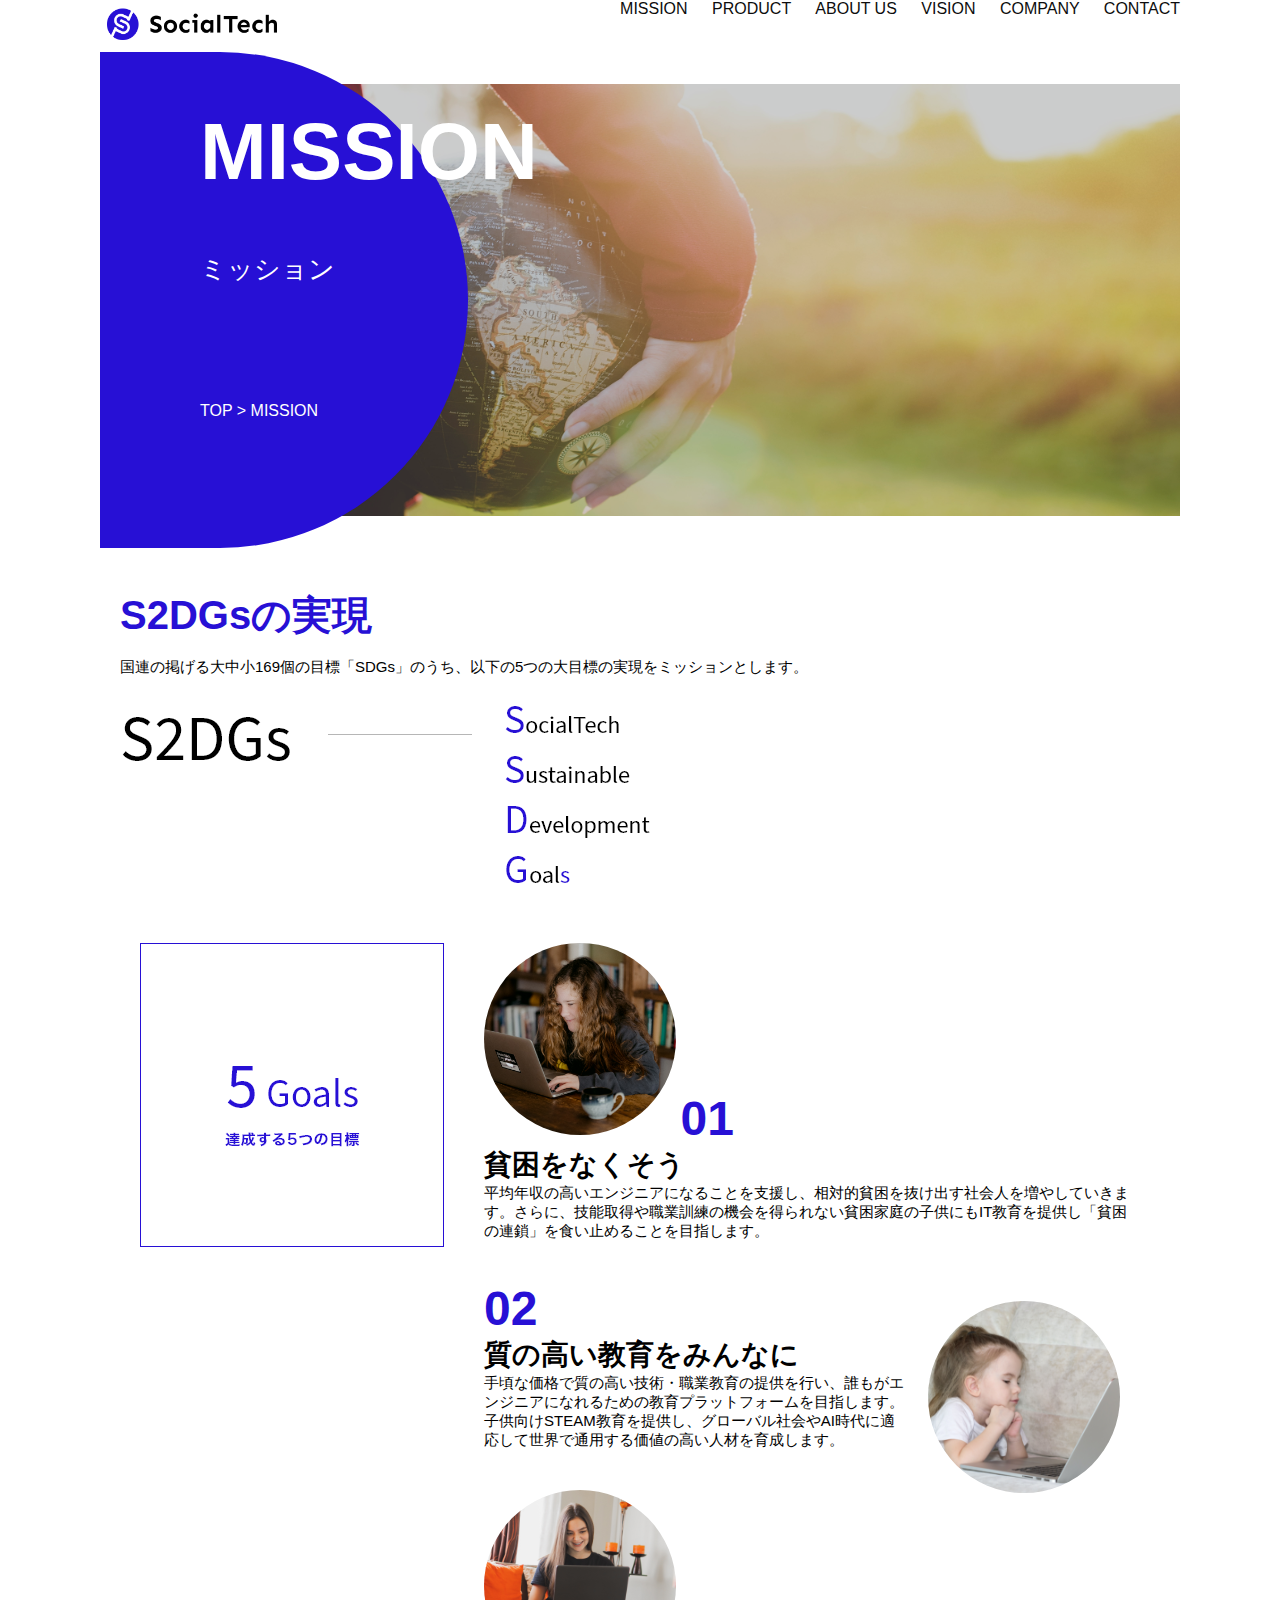
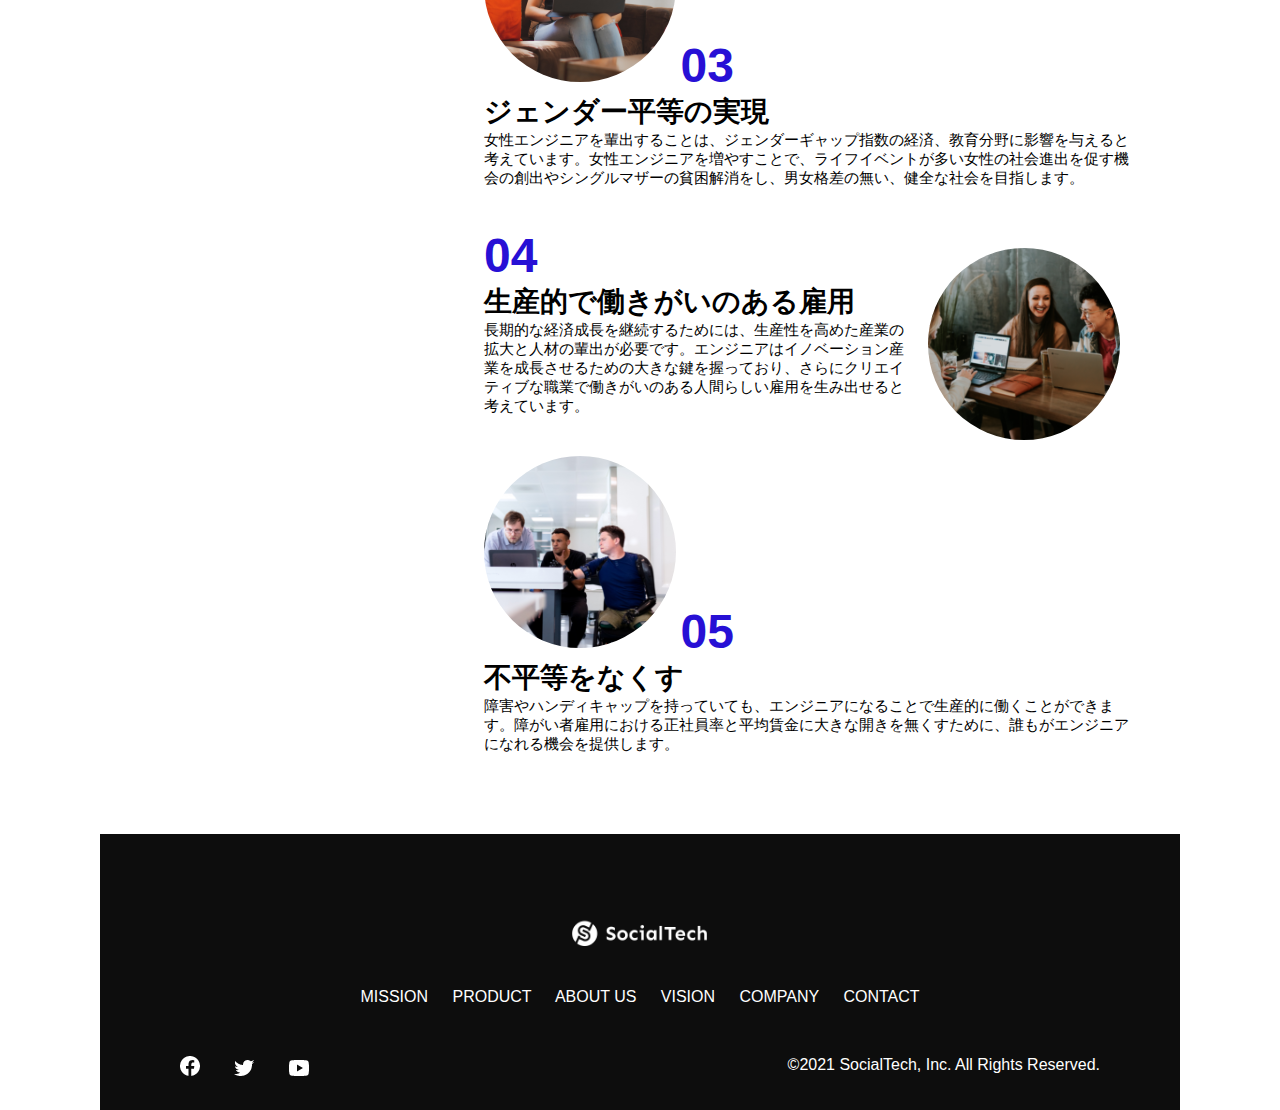
<file: kadai_tutorial_output/mission.html>
<!DOCTYPE html>
<html>
    <head>
        <title>SocialTech - MISSION ミッション -</title>
        <meta charset="UTF8">
        <meta name="description" content="SSocialTechが目指す5つの目標（S2DGs）を紹介します">
        <meta name="viewport" content="width=device-width", initial-scale="1.0">
        <link rel="stylesheet" href="style.css">
    </head>
    <body>
        <!-- ヘッダー -->
        <header>
            <!-- ロゴ -->
            <a href="index.html" id="logo"><img src="images/logo.png" alt="トップページに戻る"></a>

            <!-- PC用ナビゲーション -->
            <nav id="nav-pc">
                <a href="mission.html">MISSION</a>
                <a href="product.html">PRODUCT</a>
                <a href="index.html#aboutus">ABOUT US</a>
                <a href="index.html#vision">VISION</a>
                <a href="index.html#company">COMPANY</a>
                <a href="index.html#contact">CONTACT</a>
            </nav>
            <!-- スマホ用メニューボタン -->
            <img id="menu-sp" src="images/button-menu.png" alt="ナビゲーションを開く" onclick="document.getElementById('nav-sp').style.display = 'block'">
            
            <!-- スマホ用ナビゲーション -->
            <nav id="nav-sp">
                <img id="close" src="images/button-close.png" alt="ナビゲーションを閉じる" onclick="document.getElementById('nav-sp').style.display = 'none'">
                <a id="logo-sp" href="index.html" onclick="document.getElementById('nav-sp').style.display = 'none'">
                <img src="images/logo-sp.png" alt="トップページに戻る"></a>
                <a class="menu" href="mission.html" onclick="document.getElementById('nav-sp').style.display = 'none'">MISSION</a>
                <a class="menu" href="product.html" onclick="document.getElementById('nav-sp').style.display = 'none'">PRODUCT</a>
                <a class="menu" href="index.html#aboutus" onclick="document.getElementById('nav-sp').style.display = 'none'">ABOUT US</a>
                <a class="menu" href="index.html#vision" 
                onclick="document.getElementById('nav-sp').style.display = 'none'">VISION</a>
                <a class="menu" href="index.html#company"
                onclick="document.getElementById('nav-sp').style.display = 'none'">COMPANY</a>
                <a class="menu" href="index.html#contact"
                onclick="document.getElementById('nav-sp').style.display = 'none'">CONTACT</a>
                <div id="sns">
                    <a href="https://www.facebook.com/sejuku2013"><img src="images/button-facebook.png" alt="Facebookのリンク"></a>
                    <a href="https://twitter.com/samuraijuku"><img src="images/button-twitter.png" alt="Twitterのリンク"></a>
                    <a href="https://www.youtube.com/channel/UCCFOQO5aDK0xXam4cUQXT8g"><img src="images/button-youtube.png" alt="YouTubeのリンク"></a>
                </div>
            </nav>
        </header>
        <main>
            <article>
                <section id="mission-main">
                    <div id="mission-title">
                        <h1>MISSION</h1>
                        <span>ミッション</span>
                        <div>TOP > MISSION</div>
                    </div>
                </section>
                <section id="mission-s2dgs">
                    <h2 class="mission-h2">S2DGsの実現</h2>
                    <p>国連の掲げる大中小169個の目標「SDGs」のうち、以下の5つの大目標の実現をミッションとします。</p>
                    <img src="images/mission/mission-s2dgs.png" alt="S2DGs">
                </section>
                <section id="mission-5goals">
                    <div>
                        <img id="s2dgs-image" src="images/mission/mission-5goals.png" alt="5Goals">
                    </div>
                    <div>
                        <div>
                            <img class="fivegoals-image-left" src="images/mission/mission-5goals01.png" alt="PCを操作する女の子">
                            <span class="fivegoals-number">01</span>
                            <h3 class="fivegoals-h3">貧困をなくそう</h3>
                            <p class="fivegoals-p">
                                平均年収の高いエンジニアになることを支援し、相対的貧困を抜け出す社会人を増やしていきます。さらに、技能取得や職業訓練の機会を得られない貧困家庭の子供にもIT教育を提供し「貧困の連鎖」を食い止めることを目指します。
                            </p>
                      </div>

                        <div>
                            <img class="fivegoals-image-right" src="images/mission/mission-5goals02.png" alt="PCを見つめる小さい女の子">
                            <span class="fivegoals-number">02</span>
                            <h3 class="fivegoals-h3">質の高い教育をみんなに</h3>
                            <p class="fivegoals-p">
                                手頃な価格で質の高い技術・職業教育の提供を行い、誰もがエンジニアになれるための教育プラットフォームを目指します。子供向けSTEAM教育を提供し、グローバル社会やAI時代に適応して世界で通用する価値の高い人材を育成します。
                            </p>
                        </div>

                        <div>
                            <img class="fivegoals-image-left" src="images/mission/mission-5goals03.png" alt="PCを操作する女性">
                            <span class="fivegoals-number">03</span>
                            <h3 class="fivegoals-h3">ジェンダー平等の実現</h3>
                            <p class="fivegoals-p">
                                女性エンジニアを輩出することは、ジェンダーギャップ指数の経済、教育分野に影響を与えると考えています。女性エンジニアを増やすことで、ライフイベントが多い女性の社会進出を促す機会の創出やシングルマザーの貧困解消をし、男女格差の無い、健全な社会を目指します。
                            </p>
                        </div>

                        <div>
                            <img class="fivegoals-image-right" src="images/mission/mission-5goals04.png" alt="笑顔で話し合う3人の男女">
                            <span class="fivegoals-number">04</span>
                            <h3 class="fivegoals-h3">生産的で働きがいのある雇用</h3>
                            <p class="fivegoals-p">
                                長期的な経済成長を継続するためには、生産性を高めた産業の拡大と人材の輩出が必要です。エンジニアはイノベーション産業を成長させるための大きな鍵を握っており、さらにクリエイティブな職業で働きがいのある人間らしい雇用を生み出せると考えています。
                            </p>
                        </div>

                        <div>
                            <img class="fivegoals-image-left" src="images/mission/mission-5goals05.png" alt="障害を持つ男性が生き生きと働く様子">
                            <span class="fivegoals-number">05</span>
                            <h3 class="fivegoals-h3">不平等をなくす</h3>
                            <p class="fivegoals-p">
                                障害やハンディキャップを持っていても、エンジニアになることで生産的に働くことができます。障がい者雇用における正社員率と平均賃金に大きな開きを無くすために、誰もがエンジニアになれる機会を提供します。
                            </p>
                        </div>

                    </div>
                </section>
            </article>
        <footer>
            <div id="footer-logo">
                <img src="images/logo-sp.png" alt="SocialTech">
            </div>
            <div id="footer-link">
                <a href="mission.html">MISSION</a>
                <a href="product.html">PRODUCT</a>
                <a href="index.html#aboutus">ABOUT US</a>
                <a href="index.html#vision">VISION</a>
                <a href="index.html#company">COMPANY</a>
                <a href="index.html#contact">CONTACT</a>
            </div>
            <div id="sns-footer">
                <a href="https://www.facebook.com/sejuku2013"><img src="images/button-facebook.png" alt="Facebookのリンク"></a>
                <a href="https://twitter.com/samuraijuku"><img src="images/button-twitter.png" alt="Twitterのリンク"></a>
                <a href="https://www.youtube.com/channel/UCCFOQO5aDK0xXam4cUQXT8g"><img src="images/button-youtube.png" alt="YouTubeのリンク"></a>
                <span id="copyright">&copy;2021 SocialTech, Inc. All Rights Reserved.</span>
            </div>
        </footer>
    </main>
</body>
</html>
</file>
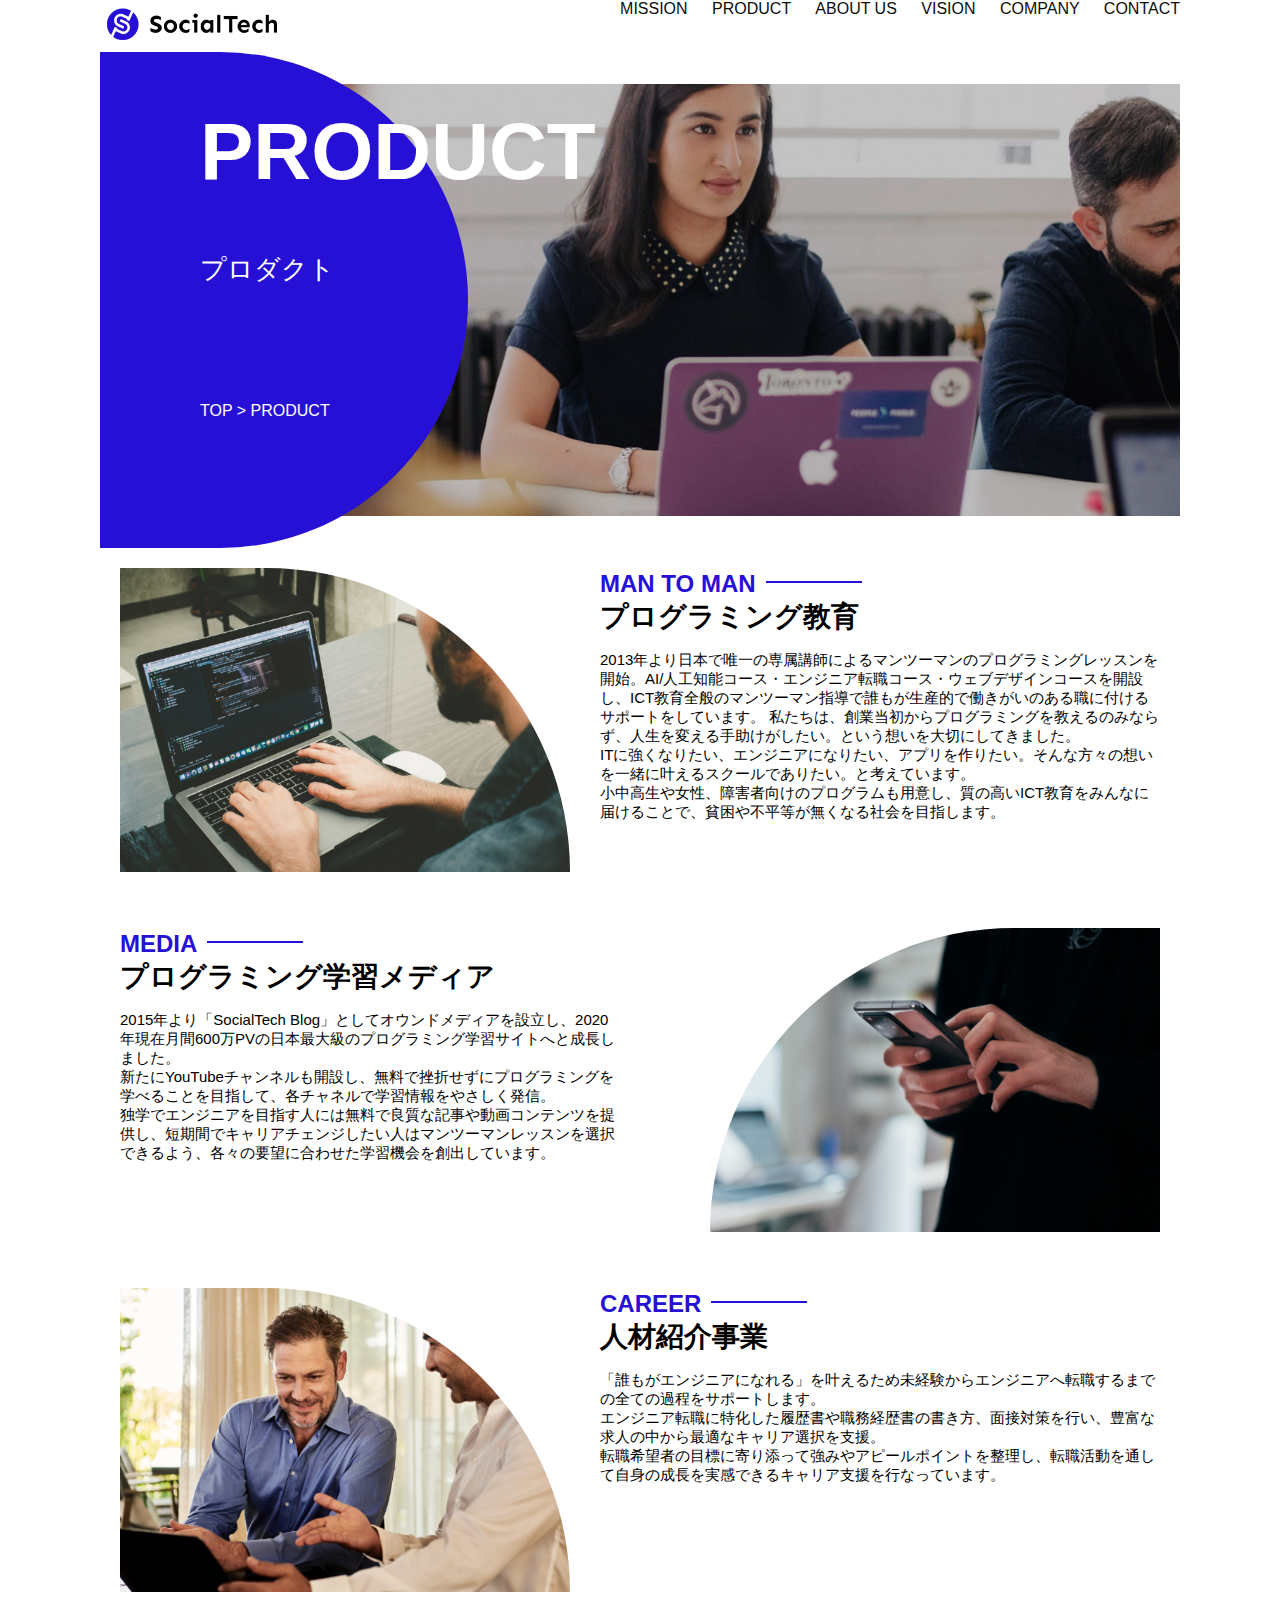
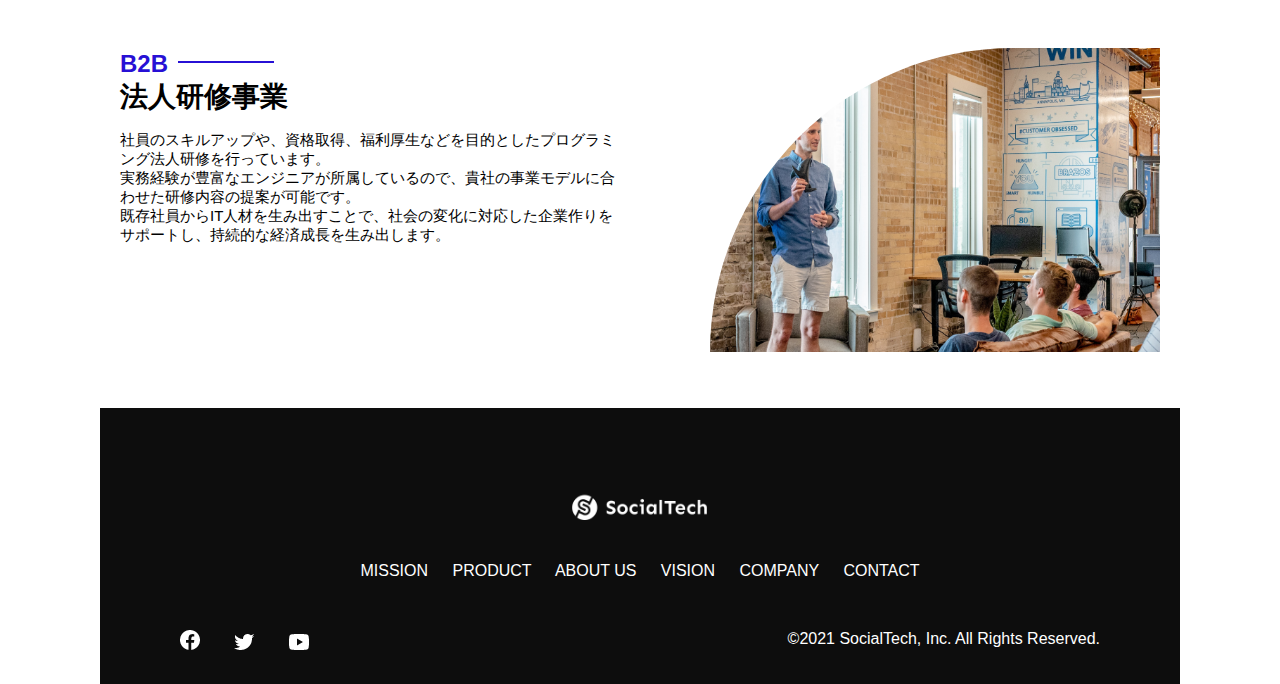
<file: kadai_tutorial_output/product.html>
<!DOCTYPE html>
<html>
    <head>
        <title>SocialTech -PRODUCT プロダクト-</title>
        <meta charset="UTF8">
        <meta name="description" content="SocialTechの4つのプロダクトを紹介します">
        <meta name="viewport" content="width=device-width", initial-scale="1.0">
        <link rel="stylesheet" href="style.css">
    </head>
    <body>
        <!-- ヘッダー -->
        <header>
            <!-- ロゴ -->
            <a href="index.html" id="logo"><img src="images/logo.png" alt="トップページに戻る"></a>

            <!-- PC用ナビゲーション -->
            <nav id="nav-pc">
                <a href="mission.html">MISSION</a>
                <a href="product.html">PRODUCT</a>
                <a href="index.html#aboutus">ABOUT US</a>
                <a href="index.html#vision">VISION</a>
                <a href="index.html#company">COMPANY</a>
                <a href="index.html#contact">CONTACT</a>

            </nav>
            <!-- スマホ用メニューボタン -->
            <img id="menu-sp" src="images/button-menu.png" alt="ナビゲーションを開く" onclick="document.getElementById('nav-sp').style.display = 'block'">
            
            <!-- スマホ用ナビゲーション -->
            <nav id="nav-sp">
                <img id="close" src="images/button-close.png" alt="ナビゲーションを閉じる" onclick="document.getElementById('nav-sp').style.display = 'none'">
                <a id="logo-sp" href="index.html" onclick="document.getElementById('nav-sp').style.display = 'none'">
                <img src="images/logo-sp.png" alt="トップページに戻る"></a>
                <a class="menu" href="mission.html" onclick="document.getElementById('nav-sp').style.display = 'none'">MISSION</a>
                <a class="menu" href="product.html" onclick="document.getElementById('nav-sp').style.display = 'none'">PRODUCT</a>
                <a class="menu" href="index.html#aboutus" onclick="document.getElementById('nav-sp').style.display = 'none'">ABOUT US</a>
                <a class="menu" href="index.html#vision" 
                onclick="document.getElementById('nav-sp').style.display = 'none'">VISION</a>
                <a class="menu" href="index.html#company"
                onclick="document.getElementById('nav-sp').style.display = 'none'">COMPANY</a>
                <a class="menu" href="index.html#contact"
                onclick="document.getElementById('nav-sp').style.display = 'none'">CONTACT</a>
                <div id="sns">
                    <a href="https://www.facebook.com/sejuku2013"><img src="images/button-facebook.png" alt="Facebookのリンク"></a>
                    <a href="https://twitter.com/samuraijuku"><img src="images/button-twitter.png" alt="Twitterのリンク"></a>
                    <a href="https://www.youtube.com/channel/UCCFOQO5aDK0xXam4cUQXT8g"><img src="images/button-youtube.png" alt="YouTubeのリンク"></a>
                </div>
            </nav>
        </header>
        <main>
            <article>
                <section id="product-main">
                    <div id="product-title">
                        <h1>PRODUCT</h1>
                        <span>プロダクト</span>
                        <div>TOP > PRODUCT</div>
                    </div>
                </section>
                <section class="product-section1">
                    <img src="images/product/product-mantoman.png" alt="PCでコードを書く男性">
                    <div>
                        <h2 class="product-h2">MAN TO MAN</h2>
                        <h3 class="product-h3">プログラミング教育</h3>
                        <p>
                            2013年より日本で唯一の専属講師によるマンツーマンのプログラミングレッスンを開始。AI/人工知能コース・エンジニア転職コース・ウェブデザインコースを開設し、ICT教育全般のマンツーマン指導で誰もが生産的で働きがいのある職に付けるサポートをしています。
                            私たちは、創業当初からプログラミングを教えるのみならず、人生を変える手助けがしたい。という想いを大切にしてきました。<br>ITに強くなりたい、エンジニアになりたい、アプリを作りたい。そんな方々の想いを一緒に叶えるスクールでありたい。と考えています。<br>小中高生や女性、障害者向けのプログラムも用意し、質の高いICT教育をみんなに届けることで、貧困や不平等が無くなる社会を目指します。
                        </p>
                    </div>
                </section>
                <section class="product-section2">
                    <div>
                        <h2 class="product-h2">MEDIA</h2>
                        <h3 class="product-h3">プログラミング学習メディア</h3>
                        <p>
                            2015年より「SocialTech
                            Blog」としてオウンドメディアを設立し、2020年現在月間600万PVの日本最大級のプログラミング学習サイトへと成長しました。<br>新たにYouTubeチャンネルも開設し、無料で挫折せずにプログラミングを学べることを目指して、各チャネルで学習情報をやさしく発信。<br>独学でエンジニアを目指す人には無料で良質な記事や動画コンテンツを提供し、短期間でキャリアチェンジしたい人はマンツーマンレッスンを選択できるよう、各々の要望に合わせた学習機会を創出しています。
                        </p>
                    </div>
                    <img src="images/product/product-media.png" alt="スマートフォンを操作する人">
                </section>
                <section class="product-section1">
                    <img src="images/product/product-career.png" alt="笑顔で話し合う2人の男性">
                    <div>
                        <h2 class="product-h2">CAREER</h2>
                        <h3 class="product-h3">人材紹介事業</h3>
                        <p>
                            「誰もがエンジニアになれる」を叶えるため未経験からエンジニアへ転職するまでの全ての過程をサポートします。<br>エンジニア転職に特化した履歴書や職務経歴書の書き方、面接対策を行い、豊富な求人の中から最適なキャリア選択を支援。<br>転職希望者の目標に寄り添って強みやアピールポイントを整理し、転職活動を通して自身の成長を実感できるキャリア支援を行なっています。<br>
                        </p>
                    </div>
                </section>
                <section class="product-section2">
                    <div>
                        <h2 class="product-h2">B2B</h2>
                        <h3 class="product-h3">法人研修事業</h3>
                        <p>
                            社員のスキルアップや、資格取得、福利厚生などを目的としたプログラミング法人研修を行っています。<br>実務経験が豊富なエンジニアが所属しているので、貴社の事業モデルに合わせた研修内容の提案が可能です。<br>既存社員からIT人材を生み出すことで、社会の変化に対応した企業作りをサポートし、持続的な経済成長を生み出します。
                        </p>
                    </div>
                    <img src="images/product/product-b2b.png" alt="講演中の男性とそれを聴く人々">
                </section>

            </article>
            <footer>
                <div id="footer-logo">
                    <img src="images/logo-sp.png" alt="SocialTech">
                </div>
                <div id="footer-link">
                    <a href="mission.html">MISSION</a>
                    <a href="product.html">PRODUCT</a>
                    <a href="index.html#aboutus">ABOUT US</a>
                    <a href="index.html#vision">VISION</a>
                    <a href="index.html#company">COMPANY</a>
                    <a href="index.html#contact">CONTACT</a>
                </div>
                <div id="sns-footer">
                    <a href="https://www.facebook.com/sejuku2013"><img src="images/button-facebook.png" alt="Facebookのリンク"></a>
                    <a href="https://twitter.com/samuraijuku"><img src="images/button-twitter.png" alt="Twitterのリンク"></a>
                    <a href="https://www.youtube.com/channel/UCCFOQO5aDK0xXam4cUQXT8g"><img src="images/button-youtube.png" alt="YouTubeのリンク"></a>
                    <span id="copyright">&copy;2021 SocialTech, Inc. All Rights Reserved.</span>
                </div>
            </footer>
        </main>
    </body>
</html>
</file>
<file: kadai_012/style.css>
/* PC、スマホ共通スタイル */
body {
  font-family: "Source Sans Pro", "Hiragino Kaku Gothic ProN", Meiryo, Arial,
    sans-serif;
}

p {
  font-size: 15px;
}

/*================
PC用のスタイル 
=================*/
/* 横幅設定 */
body {
  max-width: 1080px;
  min-width: 960px;
  margin: 0 auto 0 auto;
}

/* ヘッダー */
header {
  display: flex;
  justify-content: space-between;
}

/* ナビゲーションのレイアウト */
#nav-pc {
  text-align: right;
  font-size: 14px;
  padding-top: 15px;
}

/* ナビゲーションのリンクの装飾設定 */
#nav-pc>a {
  text-decoration: none;
  margin-left: 20px;
}

#nav-pc>a:link {
  color: #0d0d0d;
}

#nav-pc>a:visited {
  color: #0d0d0d;
}

#nav-pc>a:hover {
  color: #0d0d0d;
  text-decoration: underline;
}

#nav-pc>a:active {
  color: #0d0d0d;
}

/* メインビジュアル*/
#main-visual {
  position: relative;
  height: 400px;
}

#main-message {
  position: absolute;
  top: 0;
  left: 0;
  background-color: #2710d5;
  color: #ffffff;
  border-radius: 0 0 476px 0;
  max-width: 620px;
  height: 100%;
  width: 100%;
  z-index: 11;
}

#main-message>h1 {
  font-size: 60px;
  font-weight: bold;
  margin: 100px 0 0 50px;
}

#main-message>p {
  font-size: 28px;
  margin: 0 0 0 50px;
}

#main-visual>img {
  max-width: 620px;
  border-radius: 476px 0 0 0;
  position: absolute;
  top: 0;
  right: 0;
  z-index: 10;
}

/* 見出し */
h2 {
  margin: 40px 0 0 0;
}

h2::after {
  content: url("images/line.png");
  margin-left: 10px;
}

h3 {
  font-size: 27px;
}

/* ミッション */
#mission {
  margin: 80px auto 80px auto;
  width: 100%;
}

#mission-flex {
  width: 100%;
  display: flex;
}

#mission-flex>div {
  width: 50%;
  margin: 20px;
}

#mission-photo {
  width: 100%;
}

#s2dgs {
  margin-top: 50px;
}

/* プロダクト */
#product {
  background-color: #fafafa;
  width: 100%;
  margin: 80px 0 80px 0;
  padding: 10px 40px 0px 40px;
}

/* 外枠 */
#product>div {
  margin-top: 40px;
  display: flex;
}

/* 左のカラム */
#product-left {
  width: 50%;
  margin-right: 20px;
}

/* 右のカラム */
#product-right {
  width: 50%;
  margin-left: 20px;
  margin-top: 80px;
}

/* 画像＋説明の枠 */
#product-left>div {
  position: relative;
  height: 480px;
  margin-right: 20px;
}

#product-right>div {
  position: relative;
  height: 480px;
  margin-left: 20px;
}

/* 画像 */
.product-photo {
  width: 100%;
}

/* 説明文の枠 */
.product-explain {
  background-color: #ffffff;
  position: absolute;
  left: 0;
  top: 280px;
  margin: 0 40px 0 40px;
  padding: 20px;
  box-shadow: 5px 5px 10px rgba(0, 0, 0, 0.05);
}

/* 説明文の英語 */
.product-explain>span {
  color: #2710d5;
  font-weight: bold;
  font-size: 16px;
  margin: 0;
}

/* 説明文の見出し */
.product-explain>h3 {
  margin: 5px 0 5px 0;
}

/* 説明文 */
.product-explain>p {
  margin: 0;
}

/* 「もっとみる」ボタン */
#product-more {
  margin: 0 auto -42px auto;
}

/* ABOUT US */
#aboutus {
  margin: 80px auto 80px auto;
}

/* 3つの組織文化と画像を入れる枠 */
#aboutus>div {
  display: flex;
}

/* 画像 */
.culture-img {
  width: 100%;
  align-self: flex-start;
}

.culture-img2 {
  margin-top: 50px;
  width: 100%;
}

/* 3つの組織文化の表 */
.culture-table {
  max-width: 500px;
  margin-right: 50px;
}

/* 番号 */
.culture-num {
  font-size: 80px;
  color: #2710d5;
  margin: 0 20px 0 0;
}

/* 組織文化英語 */
.culture-en {
  color: #2710d5;
  font-weight: bold;
  font-size: 24px;
  display: block;
}

/* 組織文化日本語 */
.culture-jp {
  font-size: 28px;
  font-weight: bold;
}

/* 説明文 */
.culture-description {
  margin: 0;
}

/* ビジョン */
#vision {
  margin: 80px auto 80px auto;
}

/* セクション内の外枠 */
#vision>div {
  width: 100%;
  display: flex;
  justify-content: space-between;
  flex-wrap: wrap;
}

/* 7つの行動指針の枠 */
.vision-box {
  width: 300px;
  height: 300px;
  margin-bottom: 30px;
  position: relative;
}

.vision-box>img {
  width: 100%;
  height: auto;
  position: absolute;
  top: 0;
  left: 0;
  z-index: 30;
}

.vision-box>span {
  position: absolute;
  top: 0;
  left: 0;
  z-index: 31;
  margin-right: 20px;
}

.vision-box>span>h4 {
  color: #2710d5;
  font-size: 19px;
  margin: 80px 0 0 0;
  Ï
}

.vision-box>span>h4::first-letter {
  font-size: 40px;
}

.vision-box>span>h5 {
  font-size: 20px;
  margin: 0 0 0 0;
}

.vision-box>span>p {
  margin: 10px 0 0 0;
}

/* 会社概要 */
#company {
  margin: 80px auto 80px auto;
}

#company-table {
  width: 100%;
}

.tableheader {
  text-align: left;
  padding: 20px;
  border-bottom-color: #2710d5;
  border-bottom-width: 1px;
  border-bottom-style: solid;
  width: 100px;
}

.tableheader-first {
  text-align: left;
  padding: 20px;
  border-bottom-color: #2710d5;
  border-bottom-width: 1px;
  border-bottom-style: solid;
  border-top-color: #2710d5;
  border-top-width: 1px;
  border-top-style: solid;
  width: 100px;
}

.cell {
  padding: 30px;
  border-bottom-color: #ececec;
  border-bottom-width: 1px;
  border-bottom-style: solid;
}

.cell-first {
  padding: 30px;
  border-bottom-color: #ececec;
  border-bottom-width: 1px;
  border-bottom-style: solid;
  border-top-color: #ececec;
  border-top-width: 1px;
  border-top-style: solid;
}

#company>iframe {
  width: 100%;
  height: 368px;
  margin-top: 40px;
}

/* お問い合わせ */
#contact {
  margin: 80px auto 80px auto;
}

/* 外枠 */
#contact>form>div {
  display: flex;
  flex-direction: row;
  flex-wrap: wrap;
  padding-bottom: 30px;
}

/* 左列の見出し */
.contact-heading {
  width: 240px;
  align-self: center;
}

/* 見出しのラベル */
.contact-label {
  font-weight: bold;
}

/* 必須 */
.contact-span {
  color: #ce2222;
  margin: 0 0 0 20px;
  font-weight: bold;
}

/* テキストボックス */
.contact-textbox {
  border-top: 0;
  border-left: 0;
  border-right: 0;
  border-bottom-width: 1px;
  border-bottom-color: #707070;
  border-bottom-style: solid;
  background-color: #fafafa;
  width: 400px;
  height: 56px;
}

/* お問い合わせ内容のテキストエリア */
.contact-textarea {
  border-top: 0;
  border-left: 0;
  border-right: 0;
  border-bottom-width: 1px;
  border-bottom-color: #707070;
  border-bottom-style: solid;
  background-color: #fafafa;
  width: 400px;
  height: 200px;
}

/* 個人情報の取り扱い */
details {
  width: 700px;
}

details>div {
  background-color: #fafafa;
  padding: 20px;
}

details>div>span {
  font-weight: bold;
}

/* フッター */
footer {
  background-color: #0d0d0d;
  text-align: center;
  padding: 80px 80px 30px 80px;
}

#footer-logo {
  margin-bottom: 30px;
}

#footer-link {
  margin-bottom: 50px;
}
#footer-link > a {
  text-decoration: none;
  margin: 10px;
}
#footer-link > a:link {
  color: #ffffff;
}
#footer-link > a:visited {
  color: #ffffff;
}
#footer-link > a:hover {
  color: #ffffff;
  text-decoration: underline;
}
#footer-link > a:active {
  color: #ffffff;
}

#sns-footer {
  text-align: left;
  width: 100%;
}

#sns-footer > a {
  margin-right: 30px;
}

#copyright {
  color: #ffffff;
  float: right;
}

/* CASE */
#cases {
  margin-top: 40px;
  margin-bottom: 40px;
  width: 100%;
}

ul {
  display: flex;
  list-style: none;
}
li {
  width: 33%;
  margin: 20px;
}
.case-card {
  background-color: #ffffff;
  min-height: 400px;
  box-shadow: 5px 5px 15px rgba(0, 0, 0, 0.2);
}
.case-img {
  width: 100%;
}
.case-info {
  padding: 10px 20px;
}
.case-name {
  color: #2710d5;
  font-size: 19px;
}
.case-content {
  font-size: 14px;
}
</file>
<file: kadai_tutorial_output/style.css>
/* PC、スマホ共通スタイル */
body {
    font-family: "Source Sans Pro", "Hiragino Kaku Gothic ProN", Meiryo, Arial, sans-serif;
}

p {
    font-size: 15px;
}

.arrow-right {
    color: #2710d5;
}
#submit {
    margin-top: 50px;
}

/*==========
PC用のスタイル
==========*/
    @media screen and (min-width: 768px) {
    
    /* 横幅設定 */
    body {
        max-width: 1080px;
        min-width: 900px;
        margin: 0 auto 0 auto;
    }

    /* ヘッダー */
    header {
        display: flex;
        justify-content: space-between;
    }

    /* ナビゲーションのレイアウト */
    #nav-pc > a {
        text-decoration: none;
        margin-left: 20px;
    }
    #nav-pc > a:link {
        color: #0d0d0d;
    }
    #nav-pc > a:visited {
        color: #0d0d0d;
    }
    #nav-pc > a:hover {
        color: #0d0d0d;
        text-decoration: underline;
    }
    #nav-pc > a:active {
        color: #0d0d0d;
    }

    /* スマホ用ナビを非表示 */
    #nav-sp,
    #menu-sp {
        display: none;
    }

    /* メインビジュアル */
    #main-visual {
        position: relative;
        height: 400px;
    }
    #main-message {
        position: absolute;
        top: 0;
        left: 0;
        background-color: #2710d5;
        color: #ffffff;
        border-radius: 0 0 476px 0;
        max-width: 620px;
        height: 100%;
        width: 100%;
        z-index: 11;
    }

    #main-message > h1 {
        font-size: 60px;
        font-weight: bold;
        margin: 100px 0 0 50px;
    }
    #main-message > p {
        font-size: 28px;
        margin: 0 0 0 50px;
    }
    #main-visual > img {
        max-width: 620px;
        border-radius: 476px 0 0 0;
        position: absolute;
        top: 0;
        right: 0;
        z-index: 10;
    }

    /* 見出し */
    h2 {
        margin: 40px 0 0 0;
    }

    h2::after {
        content: url("images/line.png");
        margin-left: 10px;
    }

    h3 {
        font-size: 27px;
    }

    /* ミッション */
    #mission {
        margin: 80px auto 80px auto;
        width: 100%;
    }
    #mission-flex {
        width: 100%;
        display: flex;
    }
    #mission-flex > div {
        width: 50%;
        margin: 20px;
    }
    #mission-photo {
        width: 100%;
    }
    #s2dgs {
        margin-top: 50px;
        width: 100%;
    }

    /* プロダクト */
    #product {
        background-color: #fafafa;
        margin: 80px 0 80px 0;
        padding: 10px 40px 0px 40px;
    }

    /* 外枠 */
    #product > div {
        margin-top: 40px;
        display: flex;
    }

    /* 左のカラム */
    #product-left {
        width: 50%;
        margin-right: 20px;
    }

    /* 右のカラム */
    #product-right {
        width: 50%;
        margin-left: 20px;
        margin-top: 80px;
    }

    /* 画像＋説明の枠 */
    #product-left > div {
        position: relative;
        height: 480px;
        margin-right: 20px;
    }
    #product-right > div {
        position: relative;
        height: 480px;
        margin-left: 20px;
    }

    /* 画像 */
    .product-photo {
        width: 100%;
    }

    /* 説明文の枠 */
    .product-explain {
        background-color: #ffffff;
        position: absolute;
        left: 0;
        top: 280px;
        margin: 0 40px 0 40px;
        padding: 20px;
        box-shadow: 5px 5px 10px rgba(0, 0, 0, 0.05);
    }

    /* 説明文の英語 */
    .product-explain > span {
        color: #2710d5;
        font-weight: bold;
        font-size: 16px;
        margin: 0;
    }

    /* 説明文の見出し */
    .product-explain > h3 {
        font-size: 20px;
        margin: 5px 0 5px 0;
    }

    /* 説明文 */
    .product-explain > p {
        font-size: 14px;
        margin: 0;
    }

    /* 「もっとみる」ボタン */
    #product-more {
        margin: 0 auto -42px auto;
    }

    /* ABOUT US */
    #aboutus {
        margin: 80px auto 80px auto;
    }

    /* 3つの組織文化と画像を入れる枠 */
    #aboutus > div {
        display: flex;
    }

    /* 画像 */
    .culture-img {
        width: 100%;
        align-self: flex-start;
    }
    .culture-img2 {
        margin-top: 50px;
        width: 100%;
    }

    /* 3つの組織文化の表 */
    .culture-table {
        margin-right: 50px;
    }

    /* 番号 */
    .culture-num {
        font-size: 80px;
        color: #2710d5;
        margin: 0 20px 0 0;
    }

    /* 組織文化英語 */
    .culture-en {
        color: #2710d5;
        font-weight: bold;
        font-size: 24px;
        display: block;
    }

    /* 組織文化日本語 */
    .culture-jp {
        font-size: 28px;
        font-weight: bold;
    }

    /* 説明文 */
    .culture-description {
        margin: 0;
    }

    /* ビジョン */
    #vision {
        margin: 80px auto 80px auto;
    }

    /* セクション内の外枠 */
    #vision > div {
        width: 100%;
        display: flex;
        justify-content: space-between;
        flex-wrap: wrap;
    }

    /* 7つの行動指針の枠 */
    .vision-box {
        width: 300px;
        height: 300px;
        margin-bottom: 30px;
        position: relative;
    }

    .vision-box > img {
        width: 100%;
        height: auto;
        position: absolute;
        top: 0;
        left: 0;
        z-index: 30;
    }

    .vision-box > span {
        position: absolute;
        top: 0;
        left: 0;
        z-index: 31;
        margin-right: 20px;
    }

    .vision-box > span > h4 {
        color: #2710d5;
        font-size: 19px;
        margin: 80px 0 0 0;
    }

    .vision-box > span > h4::first-letter {
        font-size: 40px;
    }

    .vision-box > span > h5 {
        font-size: 20px;
        margin: 0 0 0 0;
    }

    .vision-box > span > p {
        margin: 10px 0 0 0;
    }

    /* 会社概要 */
    #company {
        margin: 80px auto 80px auto;
    }
    #company-table {
        width: 100%;
    }
    .tableheader {
        text-align: left;
        padding: 20px;
        border-bottom-color: #2710d5;
        border-bottom-width: 1px;
        border-bottom-style: solid;
        width: 100px;
    }

    .tableheader-first {
    text-align: left;
    padding: 20px;
    border-bottom-color: #2710d5;
    border-bottom-width: 1px;
    border-bottom-style: solid;
    border-top-color: #2710d5;
    border-top-width: 1px;
    border-top-style: solid;
    width: 100px;
}

.cell {
    padding: 30px;
    border-bottom-color: #ececec;
    border-bottom-width: 1px;
    border-bottom-style: solid;
}

.cell-first {
    padding: 30px;
    border-bottom-color: #ececec;
    border-bottom-width: 1px;
    border-bottom-style: solid;
    border-top-color: #ececec;
    border-top-width: 1px;
    border-top-style: solid;
}

#company > iframe {
    width: 100%;
    height: 368px;
    margin-top: 40px;
}
/* お問い合わせ */
#contact {
    margin: 80px auto 80px auto;
}

/* 外枠 */
#contact > form > div {
    display: flex;
    flex-direction: row;
    flex-wrap: wrap;
    padding-bottom: 30px;
}

/* 左列の見出し */
.contact-heading {
    width: 240px;
    align-self: center;
}
/* 見出しのラベル */
.contact-label {
    font-weight: bold;
}
/* 必須 */
.contact-span {
    color: #ce2222;
    margin: 0 0 0 20px;
    font-weight: bold;
}
/* テキストボックス */
.contact-textbox {
    border-top: 0;
    border-left: 0;
    border-right: 0;
    border-bottom-width: 1px;
    border-bottom-style: solid;
    border-bottom-color: #707070;
    background-color: #fafafa;
    width: 400px;
    height: 56px;
}
/* お問い合わせ内容のテキストエリア */
.contact-textarea {
    border-top: 0;
    border-left: 0;
    border-right: 0;
    border-bottom-width: 1px;
    border-bottom-color: #707070;
    background-color: #fafafa;
    width: 400px;
    height: 200px;
}
/* 個人情報の取り扱い */
details {
    width: 700px;
}
details > div {
    background-color: #fafafa;
    padding: 20px;
}
details > div > span {
    font-weight: bold;
}

/* フッター */
footer {
    background-color: #0d0d0d;
    text-align: center;
    padding: 80px 80px 30px 80px;
}
#footer-logo {
    margin-bottom: 30px;
}
#footer-link {
    margin-bottom: 50px;
}
#footer-link > a {
    text-decoration: none;
    margin: 10px;
}
#footer-link > a:link {
    color: #ffffff;
}
#footer-link > a:visited {
    color: #ffffff;
}
#footer-link > a:hover {
    color: #ffffff;
    text-decoration: underline;
}
#footer-link > a:active {
    color: #ffffff;
}
#sns-footer {
    text-align: left;
    width: 100%;
}
#sns-footer > a {
    margin-right: 30px;
}
#copyright {
    color: #ffffff;
    float: right;
}
/* mission.html用スタイル */
/* ミッションのメインビジュアル */
#mission-main {
    height: 496px;
    width: 100%;
    background-image: url(images/mission/mission-main.png);
    background-repeat: no-repeat;
    background-position-y: center;
}
#mission-title {
    background-color: #2710d5;
    width: 368px;
    color: #ffffff;
    height: 496px;
    border-radius: 0 248px 248px 0;
    position: relative;
}
#mission-title > h1 {
    position: absolute;
    top: 0;
    left: 100px;
    font-size: 80px;
}
#mission-title > span {
    position: absolute;
    top: 200px;
    left: 100px;
    font-size: 26px;
} 
#mission-title > div {
    position: absolute;
    top: 350px;
    left: 100px;
    font-size: 16px;
}
#mission-s2dgs {
    width: 100%;
    margin: 20px;
}
.mission-h2 {
    color: #2710d5;
    font-size: 40px;
}
.mission-h2::after {
    content: none;
}
#mission-5goals {
    margin: 20px;
    display: flex;
}
#mission-5goals > div {
    flex-grow: 1;
    padding: 20px;
}
#mission-5goals > div > div {
    margin-bottom: 40px;
}
.fivegoals-image-right {
    float: right;
    margin: 20px;
}
.fivegoals-images-left {
    float: left;
    margin: 20px;
}
.fivegoals-number {
    color: #2710d5;
    font-size: 48px;
    margin: 0;
    font-weight: bold;
}
.fivegoals-h3 {
    font-size: 28px;
    margin: 0;
}
.fivegoals-p {
    margin: 0;
}

/* プロダクトページ */
#product-main {
    height: 496px;
    width: 100%;
    background-image: url(images/product/product-main.png);
    background-repeat: no-repeat;
    background-position-y: center;
}
#product-title {
    background-color: #2710d5;
    width: 368px;
    color: #ffffff;
    height: 496px;
    border-radius: 0 248px 248px 0;
    position: relative;
}
#product-title > h1 {
    position: absolute;
    top: 0px;
    left: 100px;
    font-size: 80px;
}
#product-title > span {
    position: absolute;
    top: 200px;
    left: 100px;
    font-size: 26px;
}
#product-title > div {
    position: absolute;
    top: 350px;
    left: 100px;
    font-size: 16px;
}
    /* セクション1 */
    .product-section1 {
        position: relative;
        margin: 20px;
        height: 340px;
    }
    .product-section1 > img {
        position: absolute;
        top: 0;
        left: 0;
        width: 450px;
        margin: 0 40px 30px 0;
        border-radius: 0 432px 0 0;
    }
    .product-section1 > div {
        position: absolute;
        top: 0;
        left: 480px;
    }
    /* セクション2 */
    .product-section2 {
        position: relative;
        margin: 20px;
        height: 340px;
    }
    .product-section2 > img {
        position: absolute;
        top: 0;
        right: 0;
        width: 450px;
        margin: 0 0 30px 40px;
        border-radius: 432px 0 0 0;
    }
    .product-section2 > div {
        width: 500px;
        position: absolute;
        top: 0;
        left: 0;
    }
    .product-h2 {
        color: #2710d5;
        font-size: 24px;
        margin: 0;
    }
    .product-h3 {
        font-size: 28px;
        margin: 0;
    }
    }

    /*====================== 
    スマートフォン用のスタイル 
    ======================*/
    @media screen and (max-width: 767px) {
        
    
        body {
            min-width: 375px;
            margin: 0;
        }

        /* PC用ナビゲーション非表示 */
        #nav-pc {
            display: none;
        }

        /* ハンバーガーメニュー */
        #menu-sp {
            float: right;
            padding: 0;
        }

        /* スマホ用ナビゲーションの表示切り替え */
        /* 初期状態、レイアウトと非表示設定 */
        #nav-sp {
            background-color: #2710d5;
            position: absolute;
            left: 0;
            top: 0;
            height: 100%;
            width: 100%;
            display: none;
            z-index: 100;
        }

        /* ×ボタン */
        #close {
            position: absolute;
            top: 20px;
            right: 20px;
        }

        /* ナビゲーションメニュー用ロゴ */
        #logo-sp {
            margin: 80px 0 30px 20px;
        }

        /* ナビゲーションのリンクの装飾設定 */
        #nav-sp > a {
            display: block;
        }
        #nav-sp > a:link {
            color: #ffffff;
        }
        #nav-sp > a:visited {
            color: #ffffff;
        }
        #nav-sp > a:hover {
            color: #ffffff;
            text-decoration: underline;
        }
        #nav-sp > a:active {
            color: #ffffff;
        }
        #nav-sp > .menu {
            text-decoration: none;
            display: block;
            margin: 0 20px 0 20px;
            height: 44px;
            font-size: 16px;
            background-image: url("images/arrow.png");
            background-repeat: no-repeat;
            background-position: right top;
        }
        #sns {
            position: absolute;
            bottom: 20px;
            left: 20px;
        }
        #sns > a {
            margin-right: 30px;
        }
        /* メインビジュアル */
        #main-visual {
            position: relative;
            height: 470px;
            width: 100%;
            overflow: hidden;
        }
        #main-visual > div {
            position: absolute;
            top: 0;
            left: 0;
            background-color: #2710d5;
            color: white;
            border-radius: 0 0 476px 0;
            text-align: center;
            height: 280px;
            width: 100%;
            z-index: 11;
        }
        #main-visual > div > h1 {
            font-size: 28px;
            margin: 90px 0 0 0;
        }
        #main-visual > div > p {
            margin: 0;
        }
        #main-visual > img {
            width: 100%;
            border-radius: 476px 0 0 0;
            z-index: 10;
            position: absolute;
            bottom: 0;
            right: 0;
        }
        /* 見出し */
        h2::after {
            content: url("images/line.png");
            margin-left: 10px;
        }
        h3 {
            font-size: 24px;
            margin: 10px 0 0 0;
        }
        /* ミッション */
        #mission {
            margin: 20px;
        }
        #mission-photo {
            width: 100%;
        }
        #s2dgs {
            width: 100%;
        }

        /* プロダクト */
        #product {
            background-color: #fafafa;
            padding-top: 10px;
        }
        #product h2 {
            margin-left: 20px;
        }

        /* 外枠 */
        /* 左右のカラムスマホでは横並び */
        #product-left,
        #product-right {
            margin-right: 20px;
            margin-left: 20px;
        }
        /* 画像＋説明の枠 */
        #product-left > div,
        #product-right > div {
            position: relative;
            height: 540px;
        }
        /* 説明文の枠 */
        .product-explain {
            background-color: #ffffff;
            position: absolute;
            left: 0;
            bottom: 50px;
            padding: 20px;
            box-shadow: 5px 5px 10px rgba(0, 0, 0, 0.05);
        }
        .product-explain > span {
            color: #2710d5;
            font-weight: bold;
            font-size: 16px;
            margin: 0px;
        }
        .product-explain > h3 {
            margin: 10px 0 10px 0;
        }
        /* 画像 */
        .product-photo {
            width: 100%;
        }

        #product-more > img {
            margin: 0 0 -42px 20px;
        }

        /* ABOUT US */
        #aboutus {
            margin: 80px 20px 80px 20px;
        }
        #aboutus > div {
            display: flex;
            flex-direction: column;
        }
        .culture-table {
            width: 100%;
            padding-right: 20px;
            order: 2;
        }
        .culture-img {
            width: 100%;
            order: 1;
        }
        .culture-img2 {
            width: 100%;
        }
        .culture-num {
            font-size: 80px;
            color: #2710d5;
        }
        .culture-en {
            color: #2710d5;
            font-weight: bold;
            font-size: 24px;
            display: block;
        }
        .culture-jp {
            display: block;
        }
        .culture-description {
            margin: 0;
        }
        /* #ビジョン */
        #vision {
            margin: 80px 20px 80px 20px;
        }
        .vision-box {
            width: 300px;
            height: 300px;
            margin-bottom: 30px;
            position: relative;
        }
        .vision-box > img {
            width: 100%;
            height: auto;
            position: absolute;
            top: 0;
            left: 0;
            z-index: 30;
        }
        .vision-box > span {
            position: absolute;
            top: 0;
            left: 0;
            z-index: 31;
            margin-right: 20px;
        }
        .vision-box > span > h4 {
            color: #2710d5;
            font-size: 19px;
            margin: 60px 0 0 0;
        }
        .vision-box > span > h5 {
            font-size: 20px;
            margin: 0 0 0 0;
        }
        .vision-box > span > p {
            margin: 10px 0 0 0;
        }
        
        /* 会社概要 */
        #company {
            margin: 0 20px 0 20px;
        }

        #company > h3 {
            margin-bottom: 20px;
        }

        #company > table {
            width: 100%;
        }

        .tableheader-first {
            text-align: left;
            padding: 20px;
            border-bottom-color: #2710d5;
            border-bottom-width: 1px;
            border-bottom-style: solid;
            border-top-color: #2710d5;
            border-top-width: 1px;
            border-top-style: solid;
            width: 50px;
        }
        .tableheader {
            text-align: left;
            padding: 20px;
            border-bottom-color: #2710d5;
            border-bottom-width: 1px;
            border-bottom-style: solid;
            width: 50px;
        }
        .cell {
            padding: 20px;
            border-bottom-color: #ececec;
            border-bottom-width: 1px;
            border-bottom-style: solid;
        }
        .cell-first {
            padding: 20px;
            border-bottom-color: #ececec;
            border-bottom-width: 1px;
            border-bottom-style: solid;
            border-top-color: #ececec;
            border-top-width: 1px;
            border-top-style: solid;
        }

        #company > iframe {
            width: 100%;
            height: 240px;
            margin: 40px 0 0 0;
        }
        
        /* お問い合わせ */
        #contact {
            margin: 80px 20px 80px 20px;
        }

        #contact > h3 {
            margin-bottom: 20px;
        }

        #contact > form > div {
            margin-bottom: 20px;
        }

        .contact-heading {
            margin-bottom: 20px;
        }

        /* ラベル */
        .contact-label {
            font-weight: bold;
        }

        /* 必須 */
        .contact-span {
            color: #ce2222;
            margin: 0 0 0 20px;
            font-weight: bold;
        }

        .contact-textbox {
            height: 56px;
            border-top: 0;
            border-left: 0;
            border-right: 0;
            background-color: #fafafa;
            border-bottom-color: #707070;
            border-bottom-width: 1px;
            border-style: solid;
            min-width: 300px;
            width: 100%;
        }

        .contact-textarea {
            height: 150px;
            border-top: 0;
            border-left: 0;
            border-right: 0;
            background-color: #fafafa;
            width: 100%;
        }
        .radiobutton {
            margin-bottom: 20px;
        }
        .radiobutton + label::after {
            content: "\A";
            white-space: pre;
        }
        
        /* フッター */
        footer {
            background-color: #0d0d0d;
            padding: 30px 20px 50px 20px;
        }

        #footer-logo {
            margin-bottom: 30px;
        }

        /* mission.html用スタイル  */
        /* ミッションのメインビジュアル */
        #mission-main {
            height: 256px;
            width: 100%;
            background-image: url(images/mission/mission-main.png);
            background-repeat: no-repeat;
            background-position-y: center;
            background-size: auto 208px;
        }
        #mission-title {
            background-color: #2710d5;
            width: 136px;
            color: #ffffff;
            height: 256px;
            border-radius: 0 248px 248px 0;
            position: relative;
        }
        #mission-title > h1 {
            position: absolute;
            top: 0;
            left: 20px;
            font-size: 40px;
        }
        #mission-title > span {
            position: absolute;
            top: 110px;
            left: 20px;
            font-size: 18px;
        }
        #mission-title > div {
            position: absolute;
            top: 180px;
            left: 20px;
            font-size: 13px;
        }

        /* ミッションページS2DGSの設定 */
        #mission-s2dgs {
            margin: 20px;
        }
        .mission-h2 {
            color: #2710d5;
            font-size: 38px;
            margin: 0px;
        }
        .mission-h2::after {
            content: none;
        }
        #mission-s2dgs > img {
            width: 100%;
        }

        /* ミッションページ　5Goalsの設定 */
        #mission-5goals {
            margin: 20px;
        }

        #mission-5goals > div > div {
            margin-bottom: 40px;
        }
        #s2dgs-image {
            width: 100%;
        }
        .fivegoals-image-right {
            margin: 20px auto 20px auto;
            display: block;
        }
        .fivegoals-image-left {
            margin: 20px auto 20px auto;
            display: block;
        }
        .fivegoals-number {
            color: #2710d5;
            font-size: 48px;
            margin: 0;
        }
        .fivegoals-h3 {
            font-size: 28px;
            margin: 0;
        }
        .fivegoals-p {
            margin: 0;
        }

        /* プロダクトページ */
        #product-main {
            height: 256px;
            width: 100%;
            background-image: url(images/product/product-main.png);
            background-repeat: no-repeat;
            background-position-y: center;
            background-size: auto 208px;
        }
        #product-title {
            background-color: #2710d5;
            width: 136px;
            color: #ffffff;
            height: 256px;
            border-radius: 0 248px 248px 0;
            position: relative;
        }
        #product-title > h1 {
            position: absolute;
            top: 0;
            left: 20px;
            font-size: 40px;
        }
        #product-title > span {
            position: absolute;
            top: 110px;
            left: 20px;
            font-size: 18px;
        }
        #product-title > div {
            position: absolute;
            top: 180px;
            left: 20px;
            font-size: 13px;
        }

        /* プロダクトページ */
        #product-main {
            height: 256px;
            width: 100%;
            background-image: url(images/product/product-main.png);
            background-repeat: no-repeat;
            background-position-y: center;
            background-size: auto 208px;
        }
        #product-title {
            background-color: #2710d5;
            width: #ffffff;
            height: 256px;
            border-radius: 0 248px 248px 0;
            position: relative;
        }
        #product-title > h1 {
            position: absolute;
            top: 0;
            left: 20px;
            font-size: 40px;
        }
        #product-title > span {
            position: absolute;
            top: 110px;
            left: 20px;
            font-size: 18px;
        }
        #produt-title > div {
            position: absolute;
            top: 180px;
            left: 20px;
            font-size: 13px;
        }
        .product-section1 {
            margin: 20px;
        }
        .product-section1 > img {
            width: 100%;
            border-radius: 0 300px 0 0;
        }
        .product-section2 {
            margin: 20px;
            display: flex;
            flex-direction: column;
        }
        .product-section2 > img {
            order: 1;
            width: 100%;
            border-radius: 300px 0 0 0;
        }
        .product-section2 > div {
            order: 2;
        }
        .product-h2 {
            color: #2710d5;
            font-size: 24px;
            margin: 0;
        }
        .product-h3 {
            font-size: 28px;
            margin: 0;
        }

    }
</file>
